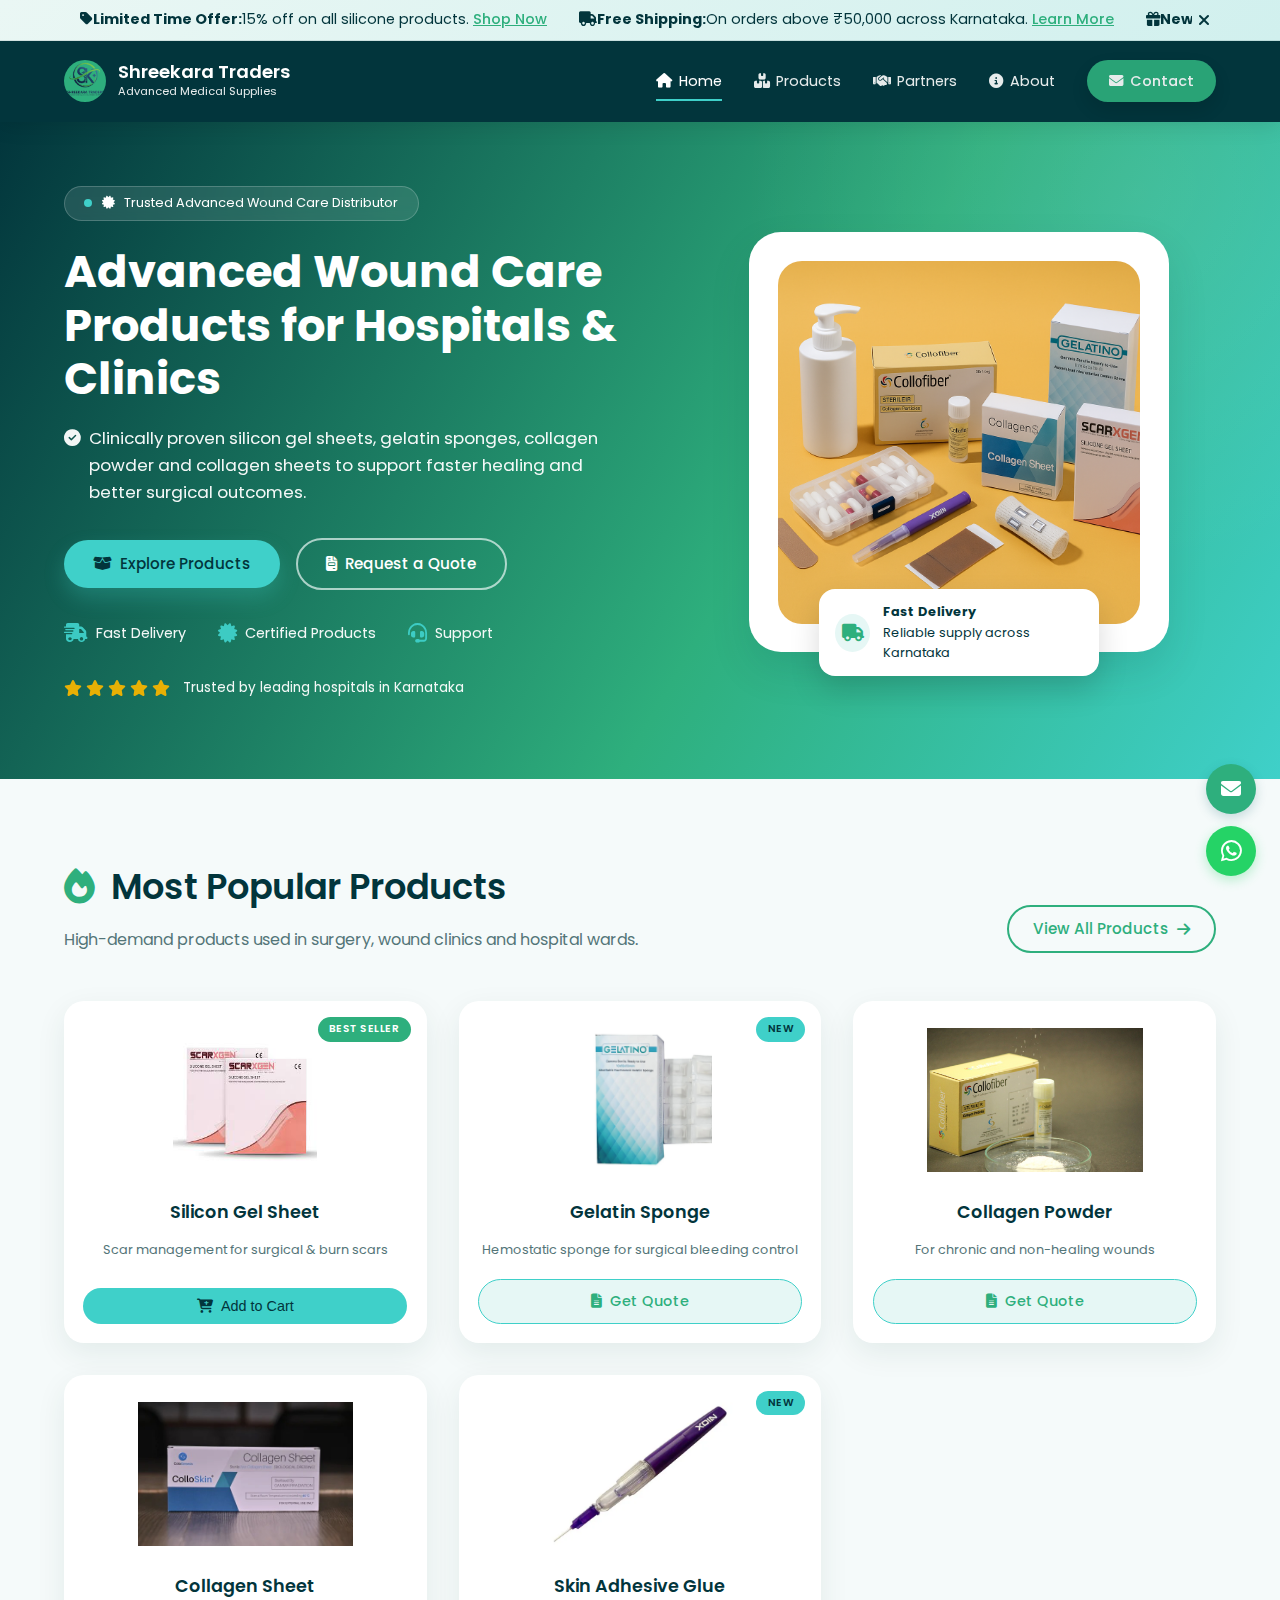
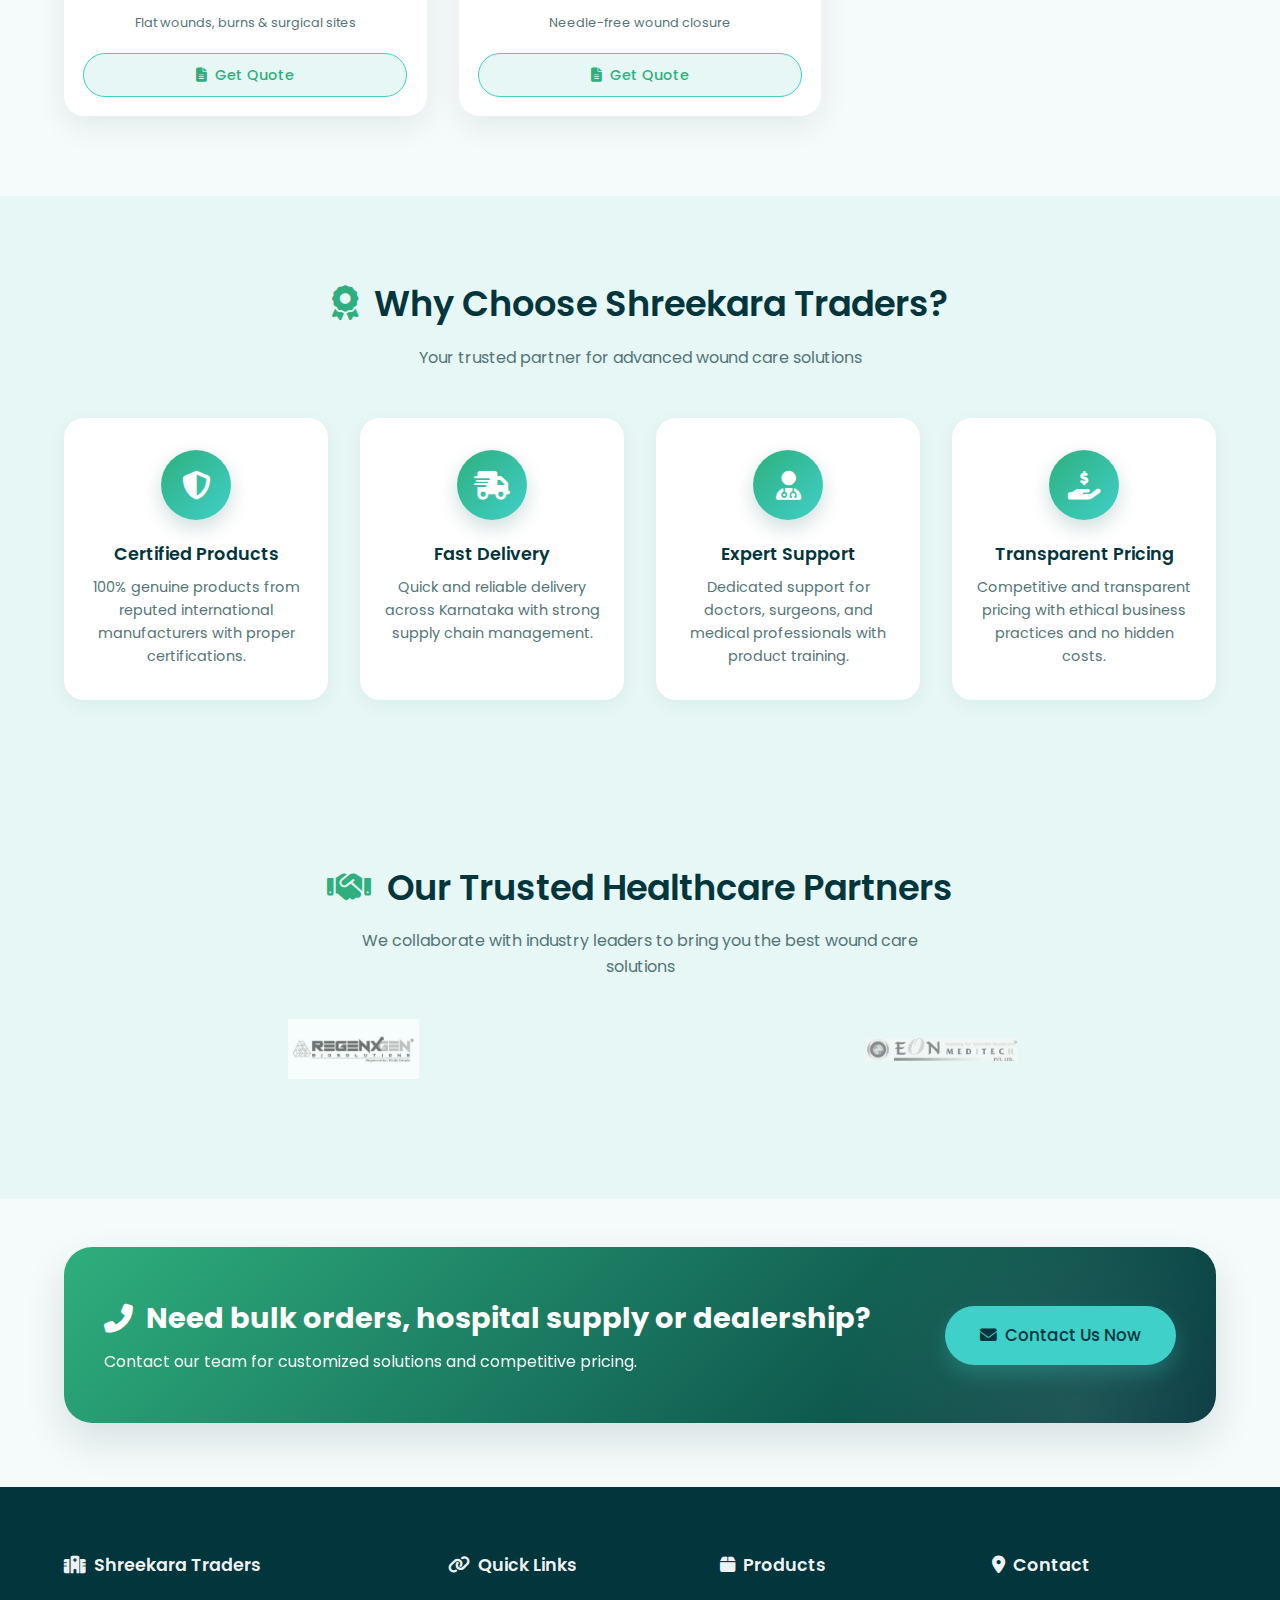
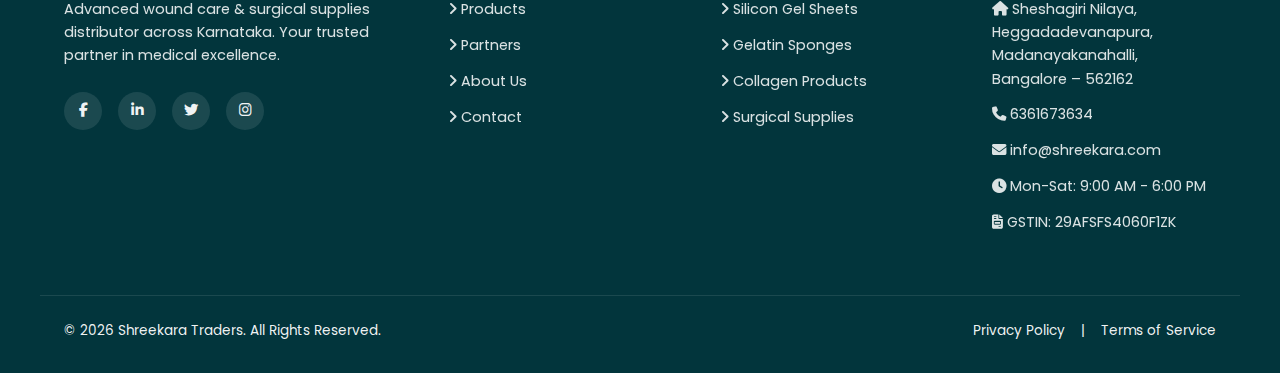
<file: index.html>
<!DOCTYPE html>
<html lang="en">
<head>
  <meta charset="UTF-8" />
  <meta name="viewport" content="width=device-width, initial-scale=1.0" />
  <meta http-equiv="X-UA-Compatible" content="IE=edge" />
  
  <title>Shreekara Traders | Premium Wound Care & Surgical Supplies Distributor in Karnataka</title>
  <meta name="title" content="Shreekara Traders | Premium Wound Care & Surgical Supplies Distributor in Karnataka" />
  <meta name="description" content="Leading distributor of advanced wound care products in Karnataka. We supply silicon gel sheets, gelatin sponges, collagen powder & sheets to hospitals and clinics. Fast delivery across Bangalore & Karnataka. Contact: 6361673634" />
  <meta name="keywords" content="wound care products Karnataka, silicon gel sheet Bangalore, gelatin sponge supplier, collagen powder medical, surgical supplies Karnataka, Shreekara Traders, medical distributor Bangalore, hemostatic products, scar management products, chronic wound care, Regenxgen distributor, EON Meditech supplier, Cologenesis products" />
  <meta name="robots" content="index, follow" />
  <meta name="language" content="English" />
  <meta name="revisit-after" content="7 days" />
  <meta name="author" content="Shreekara Traders" />
  
  <meta name="geo.region" content="IN-KA" />
  <meta name="geo.placename" content="Bangalore" />
  <meta name="geo.position" content="12.9716;77.5946" />
  <meta name="ICBM" content="12.9716, 77.5946" />
  
  <meta property="og:type" content="website" />
  <meta property="og:url" content="https://shreekaratraders.com/" />
  <meta property="og:title" content="Shreekara Traders | Advanced Wound Care Distributor Karnataka" />
  <meta property="og:description" content="Trusted supplier of advanced wound care and surgical products for hospitals and clinics across Karnataka. Silicon gel sheets, collagen products, gelatin sponges & more." />
  <meta property="og:image" content="https://shreekaratraders.com/assets/images/hero-medical-supplies.jpg" />
  <meta property="og:image:width" content="1200" />
  <meta property="og:image:height" content="630" />
  <meta property="og:site_name" content="Shreekara Traders" />
  <meta property="og:locale" content="en_IN" />
  
  <meta name="twitter:card" content="summary_large_image" />
  <meta name="twitter:url" content="https://shreekaratraders.com/" />
  <meta name="twitter:title" content="Shreekara Traders | Medical Supplies Karnataka" />
  <meta name="twitter:description" content="Leading distributor of advanced wound care and surgical products in Karnataka. Fast delivery, genuine products, excellent service." />
  <meta name="twitter:image" content="https://shreekaratraders.com/assets/images/hero-medical-supplies.jpg" />
  
  <link rel="canonical" href="https://shreekaratraders.com/" />
  
  <link rel="icon" type="image/svg+xml" href="assets/images/favicon.svg" />
  <link rel="icon" type="image/png" sizes="16x16" href="assets/images/favicon-16x16.png" />
  <link rel="icon" type="image/png" sizes="32x32" href="assets/images/favicon-32x32.png" />
  <link rel="icon" type="image/png" sizes="96x96" href="assets/images/favicon-96x96.png" />
  <link rel="shortcut icon" href="assets/images/favicon.ico" />
  
  <script type="application/ld+json">
  {
    "@context": "https://schema.org",
    "@type": "MedicalBusiness",
    "name": "Shreekara Traders",
    "image": "https://shreekaratraders.com/assets/images/shreekara-logo.png",
    "logo": "https://shreekaratraders.com/assets/images/shreekara-logo.png",
    "url": "https://shreekaratraders.com/",
    "telephone": "+91-6361673634",
    "email": "info@shreekaratraders.com",
    "address": {
      "@type": "PostalAddress",
      "streetAddress": "Sheshagiri Nilaya, Heggadadevanapura, Madanayakanahalli",
      "addressLocality": "Bangalore",
      "addressRegion": "Karnataka",
      "postalCode": "562162",
      "addressCountry": "IN"
    },
    "geo": {
      "@type": "GeoCoordinates",
      "latitude": "12.9716",
      "longitude": "77.5946"
    },
    "areaServed": {
      "@type": "State",
      "name": "Karnataka"
    },
    "priceRange": "$$",
    "openingHoursSpecification": {
      "@type": "OpeningHoursSpecification",
      "dayOfWeek": ["Monday", "Tuesday", "Wednesday", "Thursday", "Friday", "Saturday"],
      "opens": "09:00",
      "closes": "18:00"
    },
    "sameAs": []
  }
  </script>
  
  <script type="application/ld+json">
  {
    "@context": "https://schema.org",
    "@type": "Organization",
    "name": "Shreekara Traders",
    "alternateName": "Shreekara Medical Supplies",
    "url": "https://shreekaratraders.com",
    "logo": "https://shreekaratraders.com/assets/images/shreekara-logo.png",
    "contactPoint": {
      "@type": "ContactPoint",
      "telephone": "+91-6361673634",
      "contactType": "sales",
      "areaServed": "IN",
      "availableLanguage": ["English", "Hindi", "Kannada"]
    }
  }
  </script>
  
  <link rel="stylesheet" href="https://cdnjs.cloudflare.com/ajax/libs/font-awesome/6.4.0/css/all.min.css" />
  <link rel="stylesheet" href="assets/styles.css" />
</head>

<body id="top">

<!-- Announcement Bar -->
<div class="announcement-bar" id="announcementBar">
  <div class="container">
    <div class="announcement-content">
      <div class="announcement-slider">
        <div class="announcement-track">
          <!-- Original items -->
          <div class="announcement-item">
            <i class="fas fa-tag"></i> <strong>Limited Time Offer:</strong> 15% off on all silicone products. <a href="products.html#silicon-gel">Shop Now</a>
          </div>
          <div class="announcement-item">
            <i class="fas fa-truck"></i> <strong>Free Shipping:</strong> On orders above ₹50,000 across Karnataka. <a href="products.html">Learn More</a>
          </div>
          <div class="announcement-item">
            <i class="fas fa-gift"></i> <strong>New Arrivals:</strong> Check out our latest collagen innovations. <a href="products.html#collagen">View Products</a>
          </div>
          <!-- Duplicated items for seamless looping -->
          <div class="announcement-item">
            <i class="fas fa-tag"></i> <strong>Limited Time Offer:</strong> 15% off on all silicone products. <a href="products.html#silicon-gel">Shop Now</a>
          </div>
          <div class="announcement-item">
            <i class="fas fa-truck"></i> <strong>Free Shipping:</strong> On orders above ₹50,000 across Karnataka. <a href="products.html">Learn More</a>
          </div>
          <div class="announcement-item">
            <i class="fas fa-gift"></i> <strong>New Arrivals:</strong> Check out our latest collagen innovations. <a href="products.html#collagen">View Products</a>
          </div>
        </div>
      </div>
      <button class="announcement-close" id="closeAnnouncement" aria-label="Close announcement">
        <i class="fas fa-times"></i>
      </button>
    </div>
  </div>
</div>

<header class="header">
  <div class="container">
    <div class="logo">
      <div class="logo-mark">
        <img src="assets/images/shreekara-logo.png" alt="Shreekara Traders Logo" />
      </div>
      <div>
        <div class="logo-text-main">Shreekara Traders</div>
        <div class="logo-text-sub">Advanced Medical Supplies</div>
      </div>
    </div>

    <button class="nav-toggle" onclick="toggleNav()" aria-label="Toggle navigation">
      <i class="fas fa-bars"></i>
    </button>

    <nav class="nav">
      <a href="index.html" class="active"><i class="fas fa-home"></i> Home</a>
      <a href="products.html"><i class="fas fa-boxes"></i> Products</a>
      <a href="clients.html"><i class="fas fa-handshake"></i> Partners</a>
      <a href="about.html"><i class="fas fa-info-circle"></i> About</a>
      <a href="contact.html" class="nav-cta"><i class="fas fa-envelope"></i> Contact</a>
      <a href="#" class="cart-link" id="cart-link">
        <i class="fas fa-shopping-cart"></i> <span id="cart-count">0</span>
      </a>
    </nav>
  </div>
</header>

<section class="hero">
  <div class="container hero-inner">
    
    <div class="hero-left">
      <div class="hero-pill">
        <div class="hero-pill-dot"></div>
        <i class="fas fa-certificate"></i> Trusted Advanced Wound Care Distributor
      </div>

      <h1 class="hero-title">
        Advanced Wound Care Products for Hospitals & Clinics
      </h1>

      <p class="hero-subtitle">
        <i class="fas fa-check-circle"></i>
        Clinically proven silicon gel sheets, gelatin sponges, collagen powder and collagen sheets to support faster healing and better surgical outcomes.
      </p>

      <div class="hero-cta-group">
        <a href="products.html" class="btn btn-primary">
          <i class="fas fa-box-open"></i> Explore Products
        </a>
        <a href="contact.html" class="btn btn-outline">
          <i class="fas fa-file-invoice"></i> Request a Quote
        </a>
      </div>

      <div class="hero-features">
        <div class="hero-feature-item">
          <i class="fas fa-shipping-fast"></i>
          <span>Fast Delivery</span>
        </div>
        <div class="hero-feature-item">
          <i class="fas fa-certificate"></i>
          <span>Certified Products</span>
        </div>
        <div class="hero-feature-item">
          <i class="fas fa-headset"></i>
          <span>Support</span>
        </div>
      </div>

      <div class="hero-rating">
        <div class="hero-stars">
          <i class="fas fa-star"></i><i class="fas fa-star"></i><i class="fas fa-star"></i><i class="fas fa-star"></i><i class="fas fa-star"></i>
        </div>
        Trusted by leading hospitals in Karnataka
      </div>
    </div>

    <div class="hero-right">
      <div class="hero-card hero-card-float">
        <div class="hero-image hero-image-photo">
          <img src="assets/images/hero-medical-supplies.png" alt="Medical supplies and wound care products" />
        </div>
      </div>
      <div class="hero-badge">
        <div class="hero-badge-icon">
          <i class="fas fa-truck"></i>
        </div>
        <div>
          <strong>Fast Delivery</strong><br />
          Reliable supply across Karnataka
        </div>
      </div>
    </div>

  </div>
</section>

<section class="section">
  <div class="container">
    <div class="section-header">
      <div>
        <h2 class="section-title"><i class="fas fa-fire"></i> Most Popular Products</h2>
        <p class="section-subtitle">
          High-demand products used in surgery, wound clinics and hospital wards.
        </p>
      </div>
      <a href="products.html" class="btn btn-outline-dark">
        View All Products <i class="fas fa-arrow-right"></i>
      </a>
    </div>

    <div class="cards-grid">

      <div class="card compact-product-card" onclick="window.location.href='product.html?id=silicon-gel-sheet'">
        <div class="product-badge">Best Seller</div>
        <img src="assets/images/silicon-gel-sheet.png" alt="Silicon Gel Sheet" class="compact-product-image" />
        <h4 class="compact-product-title">Silicon Gel Sheet</h4>
        <p class="compact-product-description">Scar management for surgical & burn scars</p>
        <button
          class="compact-add-to-cart add-to-cart"
          data-product-handle="silicon-gel-sheet">
          <i class="fas fa-cart-plus"></i> Add to Cart
        </button>
      </div>

      <div class="card compact-product-card" onclick="window.location.href='product.html?id=gelatin-sponge'">
        <div class="product-badge product-badge-new">New</div>
        <img src="assets/images/gelatin-sponge.png" alt="Gelatin Sponge" class="compact-product-image" />
        <h4 class="compact-product-title">Gelatin Sponge</h4>
        <p class="compact-product-description">Hemostatic sponge for surgical bleeding control</p>
        <a href="contact.html?product=gelatin-sponge" class="get-quote-btn">
          <i class="fas fa-file-alt"></i> Get Quote
        </a>
      </div>

      <div class="card compact-product-card" onclick="window.location.href='product.html?id=collagen-powder'">
        <img src="assets/images/collagen-powder.png" alt="Collagen Powder" class="compact-product-image" />
        <h4 class="compact-product-title">Collagen Powder</h4>
        <p class="compact-product-description">For chronic and non-healing wounds</p>
        <a href="contact.html?product=collagen-powder" class="get-quote-btn">
          <i class="fas fa-file-alt"></i> Get Quote
        </a>
      </div>

      <div class="card compact-product-card" onclick="window.location.href='product.html?id=collagen-sheet'">
        <img src="assets/images/collagen-sheet.png" alt="Collagen Sheet" class="compact-product-image" />
        <h4 class="compact-product-title">Collagen Sheet</h4>
        <p class="compact-product-description">Flat wounds, burns & surgical sites</p>
        <a href="contact.html?product=collagen-sheet" class="get-quote-btn">
          <i class="fas fa-file-alt"></i> Get Quote
        </a>
      </div>

      <div class="card compact-product-card" onclick="window.location.href='product.html?id=skin-adhesive-glue'">
        <div class="product-badge product-badge-new">New</div>
        <img src="assets/images/skin-adhesive-glue.png" alt="Skin Adhesive Glue" class="compact-product-image" />
        <h4 class="compact-product-title">Skin Adhesive Glue</h4>
        <p class="compact-product-description">Needle-free wound closure</p>
        <a href="contact.html?product=skin-adhesive-glue" class="get-quote-btn">
          <i class="fas fa-file-alt"></i> Get Quote
        </a>
      </div>

    </div>
  </div>
</section>

<section class="section section--alt">
  <div class="container">
    <h2 class="section-title text-center"><i class="fas fa-award"></i> Why Choose Shreekara Traders?</h2>
    <p class="section-subtitle text-center">Your trusted partner for advanced wound care solutions</p>

    <div class="feature-grid">
      <div class="feature-card">
        <div class="feature-icon">
          <i class="fas fa-shield-alt"></i>
        </div>
        <h4 class="feature-title">Certified Products</h4>
        <p class="feature-text">100% genuine products from reputed international manufacturers with proper certifications.</p>
      </div>

      <div class="feature-card">
        <div class="feature-icon">
          <i class="fas fa-truck-fast"></i>
        </div>
        <h4 class="feature-title">Fast Delivery</h4>
        <p class="feature-text">Quick and reliable delivery across Karnataka with strong supply chain management.</p>
      </div>

      <div class="feature-card">
        <div class="feature-icon">
          <i class="fas fa-user-md"></i>
        </div>
        <h4 class="feature-title">Expert Support</h4>
        <p class="feature-text">Dedicated support for doctors, surgeons, and medical professionals with product training.</p>
      </div>

      <div class="feature-card">
        <div class="feature-icon">
          <i class="fas fa-hand-holding-usd"></i>
        </div>
        <h4 class="feature-title">Transparent Pricing</h4>
        <p class="feature-text">Competitive and transparent pricing with ethical business practices and no hidden costs.</p>
      </div>
    </div>
  </div>
</section>

<section class="section section--alt">
  <div class="container">
    <h2 class="section-title text-center"><i class="fas fa-handshake"></i> Our Trusted Healthcare Partners</h2>
    <p class="section-subtitle text-center">We collaborate with industry leaders to bring you the best wound care solutions</p>
    
    <div class="logo-slider-container">
      <div class="logo-slider">
        <div class="logo-slide">
          <img src="assets/images/regenxgen-logo.png" alt="Regenxgen" class="partner-logo-img" />
          <img src="assets/images/eon-meditech-logo.png" alt="EON Meditech" class="partner-logo-img" />
        </div>
        <div class="logo-slide">
          <img src="assets/images/cologenesis-logo.png" alt="Cologenesis" class="partner-logo-img" />
          <img src="assets/images/reevax-logo.png" alt="REEVAX" class="partner-logo-img" />
        </div>
        <div class="logo-slide">
          <img src="assets/images/eucare-logo.png" alt="EUCARE" class="partner-logo-img" />
          <img src="assets/images/regenxgen-logo.png" alt="Regenxgen" class="partner-logo-img" />
        </div>
        <div class="logo-slide">
          <img src="assets/images/eon-meditech-logo.png" alt="EON Meditech" class="partner-logo-img" />
          <img src="assets/images/cologenesis-logo.png" alt="Cologenesis" class="partner-logo-img" />
        </div>
        <div class="logo-slide">
          <img src="assets/images/reevax-logo.png" alt="REEVAX" class="partner-logo-img" />
          <img src="assets/images/eucare-logo.png" alt="EUCARE" class="partner-logo-img" />
        </div>
        <div class="logo-slide">
          <img src="assets/images/regenxgen-logo.png" alt="Regenxgen" class="partner-logo-img" />
          <img src="assets/images/eon-meditech-logo.png" alt="EON Meditech" class="partner-logo-img" />
        </div>
      </div>
    </div>
  </div>
</section>

<div class="container">
  <div class="cta-band">
    <div class="cta-content">
      <h2><i class="fas fa-phone-alt"></i> Need bulk orders, hospital supply or dealership?</h2>
      <p>Contact our team for customized solutions and competitive pricing.</p>
    </div>
    <a href="contact.html" class="btn btn-primary btn-lg">
      <i class="fas fa-envelope"></i> Contact Us Now
    </a>
  </div>
</div>

<footer class="footer">
  <div class="container footer-top">
    <div>
      <h4 class="footer-heading">
        <i class="fas fa-hospital"></i> Shreekara Traders
      </h4>
      <p>Advanced wound care & surgical supplies distributor across Karnataka. Your trusted partner in medical excellence.</p>
      <div class="footer-social">
        <a href="#" aria-label="Facebook"><i class="fab fa-facebook-f"></i></a>
        <a href="#" aria-label="LinkedIn"><i class="fab fa-linkedin-in"></i></a>
        <a href="#" aria-label="Twitter"><i class="fab fa-twitter"></i></a>
        <a href="#" aria-label="Instagram"><i class="fab fa-instagram"></i></a>
      </div>
    </div>

    <div>
      <h4 class="footer-heading"><i class="fas fa-link"></i> Quick Links</h4>
      <p><a href="products.html"><i class="fas fa-angle-right"></i> Products</a></p>
      <p><a href="clients.html"><i class="fas fa-angle-right"></i> Partners</a></p>
      <p><a href="about.html"><i class="fas fa-angle-right"></i> About Us</a></p>
      <p><a href="contact.html"><i class="fas fa-angle-right"></i> Contact</a></p>
    </div>

    <div>
      <h4 class="footer-heading"><i class="fas fa-box"></i> Products</h4>
      <p><a href="products.html#silicon-gel"><i class="fas fa-angle-right"></i> Silicon Gel Sheets</a></p>
      <p><a href="products.html#gelatin"><i class="fas fa-angle-right"></i> Gelatin Sponges</a></p>
      <p><a href="products.html#collagen"><i class="fas fa-angle-right"></i> Collagen Products</a></p>
      <p><a href="products.html#surgical"><i class="fas fa-angle-right"></i> Surgical Supplies</a></p>
    </div>

    <div>
      <h4 class="footer-heading"><i class="fas fa-map-marker-alt"></i> Contact</h4>
      <p><i class="fas fa-home"></i> Sheshagiri Nilaya, Heggadadevanapura,<br/>Madanayakanahalli, Bangalore – 562162</p>
      <p><i class="fas fa-phone"></i> <a href="tel:+916361673634">6361673634</a></p>
      <p><i class="fas fa-envelope"></i> <a href="mailto:info@shreekara.com">info@shreekara.com</a></p>
      <p><i class="fas fa-clock"></i> Mon-Sat: 9:00 AM - 6:00 PM</p>
      <p><i class="fas fa-file-invoice"></i> GSTIN: 29AFSFS4060F1ZK</p>
    </div>
  </div>

  <div class="container footer-bottom">
    <span>© 2024 Shreekara Traders. All Rights Reserved.</span>
    <div class="footer-links">
      <a href="privacy-policy.html">Privacy Policy</a>
      <span>|</span>
      <a href="terms-of-service.html">Terms of Service</a>
    </div>
  </div>
</footer>

<div id="productModal" class="product-modal">
  <div class="product-modal-overlay" data-modal-close></div>
  <div class="product-modal-content">
    <button class="product-modal-close" data-modal-close>&times;</button>
    <div class="product-modal-body">
      </div>
  </div>
</div>

<!-- Floating Action Buttons -->
<div class="floating-buttons">
  <a href="contact.html" class="floating-contact-btn" aria-label="Contact Us">
    <i class="fas fa-envelope"></i>
  </a>
  <a href="https://wa.me/916361673634?text=Hello%20I%20would%20like%20to%20enquire%20about%20your%20medical%20products" 
     class="floating-whatsapp-btn" 
     aria-label="Chat on WhatsApp" 
     target="_blank" 
     rel="noopener noreferrer">
    <i class="fab fa-whatsapp"></i>
  </a>
</div><script src="scripts/main.js"></script>
<script src="scripts/products.js"></script>

</body>
</html>
</file>
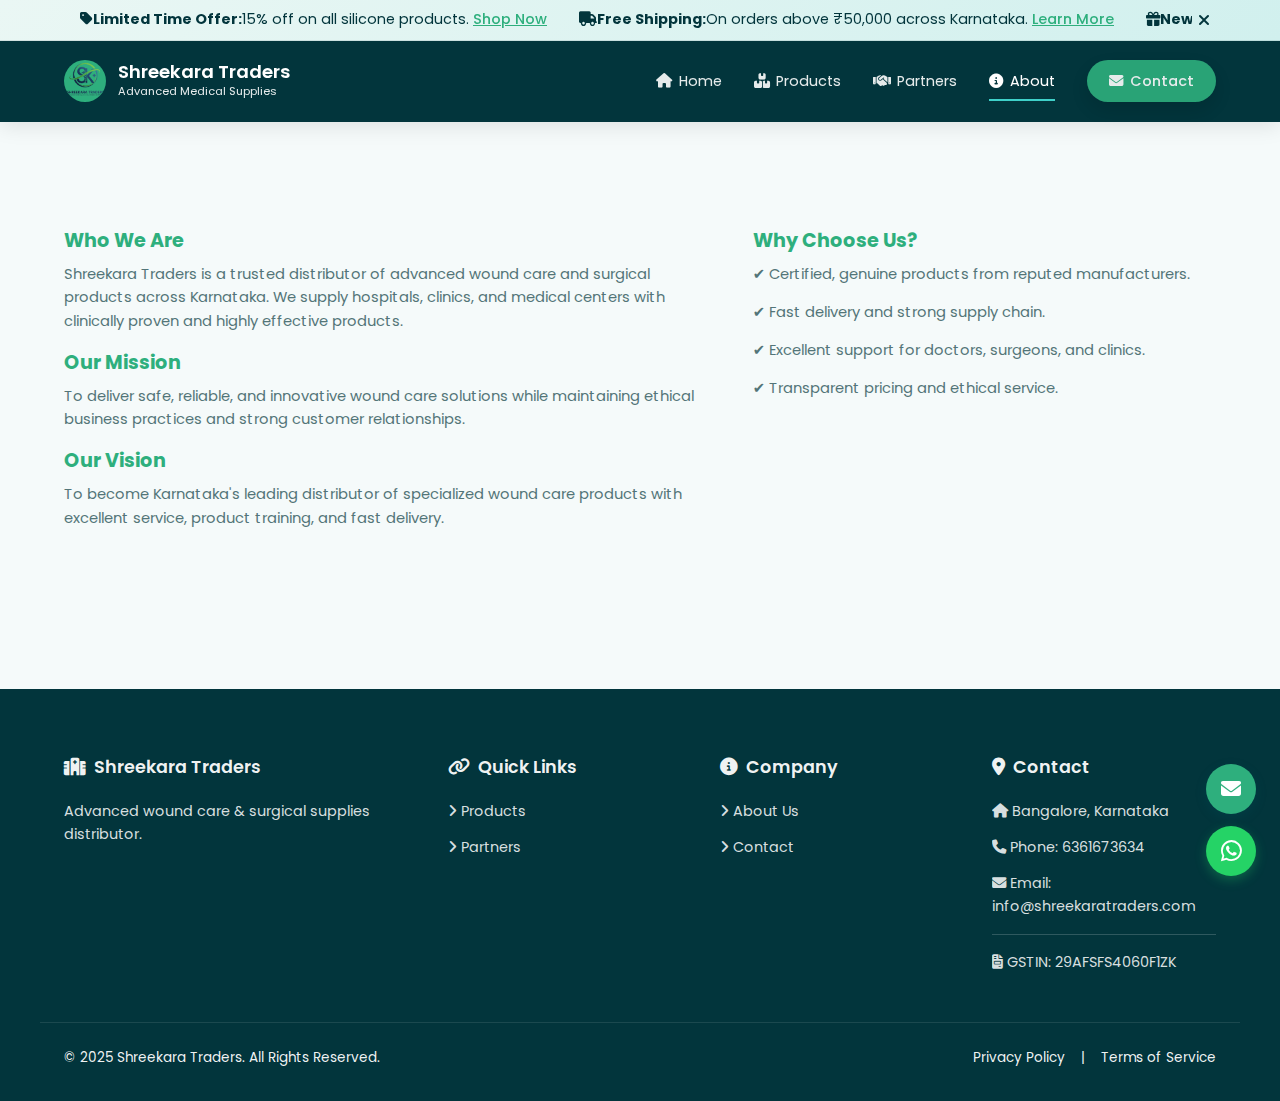
<file: about.html>
<!DOCTYPE html>
<html lang="en">
<head>
    <meta charset="UTF-8" />
    <meta name="viewport" content="width=device-width, initial-scale=1.0" />
    <title>About Us - Shreekara Traders</title>
    <link rel="stylesheet" href="https://cdnjs.cloudflare.com/ajax/libs/font-awesome/6.4.0/css/all.min.css" />
    <link rel="stylesheet" href="assets/styles.css" />
    
    <!-- Favicons -->
    <link rel="icon" type="image/svg+xml" href="assets/images/favicon.svg" />
    <link rel="icon" type="image/png" sizes="16x16" href="assets/images/favicon-16x16.png" />
    <link rel="icon" type="image/png" sizes="32x32" href="assets/images/favicon-32x32.png" />
    <link rel="icon" type="image/png" sizes="96x96" href="assets/images/favicon-96x96.png" />
    <link rel="shortcut icon" href="assets/images/favicon.ico" />
</head>
<body class="about-page">

<!-- Announcement Bar -->
<div class="announcement-bar" id="announcementBar">
  <div class="container">
    <div class="announcement-content">
      <div class="announcement-slider">
        <div class="announcement-track">
          <!-- Original items -->
          <div class="announcement-item">
            <i class="fas fa-tag"></i> <strong>Limited Time Offer:</strong> 15% off on all silicone products. <a href="products.html#silicon-gel">Shop Now</a>
          </div>
          <div class="announcement-item">
            <i class="fas fa-truck"></i> <strong>Free Shipping:</strong> On orders above ₹50,000 across Karnataka. <a href="products.html">Learn More</a>
          </div>
          <div class="announcement-item">
            <i class="fas fa-gift"></i> <strong>New Arrivals:</strong> Check out our latest collagen innovations. <a href="products.html#collagen">View Products</a>
          </div>
          <!-- Duplicated items for seamless looping -->
          <div class="announcement-item">
            <i class="fas fa-tag"></i> <strong>Limited Time Offer:</strong> 15% off on all silicone products. <a href="products.html#silicon-gel">Shop Now</a>
          </div>
          <div class="announcement-item">
            <i class="fas fa-truck"></i> <strong>Free Shipping:</strong> On orders above ₹50,000 across Karnataka. <a href="products.html">Learn More</a>
          </div>
          <div class="announcement-item">
            <i class="fas fa-gift"></i> <strong>New Arrivals:</strong> Check out our latest collagen innovations. <a href="products.html#collagen">View Products</a>
          </div>
        </div>
      </div>
      <button class="announcement-close" id="closeAnnouncement" aria-label="Close announcement">
        <i class="fas fa-times"></i>
      </button>
    </div>
  </div>
</div>

<header class="header">
  <div class="container">
    <div class="logo">
      <div class="logo-mark">
        <img src="assets/images/shreekara-logo.png" alt="Shreekara Traders Logo" />
      </div>
      <div>
        <div class="logo-text-main">Shreekara Traders</div>
        <div class="logo-text-sub">Advanced Medical Supplies</div>
      </div>
    </div>

    <button class="nav-toggle" onclick="toggleNav()" aria-label="Toggle navigation">
      <i class="fas fa-bars"></i>
    </button>

    <nav class="nav">
      <a href="index.html"><i class="fas fa-home"></i> Home</a>
      <a href="products.html"><i class="fas fa-boxes"></i> Products</a>
      <a href="clients.html"><i class="fas fa-handshake"></i> Partners</a>
      <a href="about.html" class="active"><i class="fas fa-info-circle"></i> About</a>
      <a href="contact.html" class="nav-cta"><i class="fas fa-envelope"></i> Contact</a>
      <a href="#" class="cart-link" id="cart-link">
        <i class="fas fa-shopping-cart"></i> <span id="cart-count">0</span>
      </a>
    </nav>
  </div>
</header>

<section class="section">
  <div class="container page-layout-two">

    <div class="text-block">
      <h3>Who We Are</h3>
      <p>
        Shreekara Traders is a trusted distributor of advanced wound care and surgical products across Karnataka. 
        We supply hospitals, clinics, and medical centers with clinically proven and highly effective products.
      </p>

      <h3>Our Mission</h3>
      <p>
        To deliver safe, reliable, and innovative wound care solutions while maintaining ethical business practices 
        and strong customer relationships.
      </p>

      <h3>Our Vision</h3>
      <p>
        To become Karnataka's leading distributor of specialized wound care products with excellent service, 
        product training, and fast delivery.
      </p>
    </div>

    <div class="text-block">
      <h3>Why Choose Us?</h3>
      <p>✔ Certified, genuine products from reputed manufacturers.</p>
      <p>✔ Fast delivery and strong supply chain.</p>
      <p>✔ Excellent support for doctors, surgeons, and clinics.</p>
      <p>✔ Transparent pricing and ethical service.</p>
    </div>

  </div>
</section>

<footer class="footer">
  <div class="container footer-top">
    <div>
      <h4 class="footer-heading"><i class="fas fa-hospital"></i> Shreekara Traders</h4>
      <p>Advanced wound care & surgical supplies distributor.</p>
    </div>

    <div>
      <h4 class="footer-heading"><i class="fas fa-link"></i> Quick Links</h4>
      <p><a href="products.html"><i class="fas fa-angle-right"></i> Products</a></p>
      <p><a href="clients.html"><i class="fas fa-angle-right"></i> Partners</a></p>
    </div>

    <div>
      <h4 class="footer-heading"><i class="fas fa-info-circle"></i> Company</h4>
      <p><a href="about.html"><i class="fas fa-angle-right"></i> About Us</a></p>
      <p><a href="contact.html"><i class="fas fa-angle-right"></i> Contact</a></p>
    </div>

    <div>
      <h4 class="footer-heading"><i class="fas fa-map-marker-alt"></i> Contact</h4>
      <p><i class="fas fa-home"></i> Bangalore, Karnataka</p>
      <p><i class="fas fa-phone"></i> Phone: 6361673634</p>
      <p><i class="fas fa-envelope"></i> Email: info@shreekaratraders.com</p>
      <p class="gst-info"><i class="fas fa-file-invoice"></i> GSTIN: 29AFSFS4060F1ZK</p>
    </div>
  </div>

  <div class="container footer-bottom">
    <span>© 2025 Shreekara Traders. All Rights Reserved.</span>
    <div class="footer-links">
      <a href="privacy-policy.html">Privacy Policy</a>
      <span>|</span>
      <a href="terms-of-service.html">Terms of Service</a>
    </div>
  </div>
</footer>

<!-- Floating Action Buttons -->
<div class="floating-buttons">
  <a href="contact.html" class="floating-contact-btn" aria-label="Contact Us">
    <i class="fas fa-envelope"></i>
    
  </a>
  <a href="https://wa.me/916361673634?text=Hello%20I%20would%20like%20to%20enquire%20about%20your%20medical%20products" 
     class="floating-whatsapp-btn" 
     aria-label="Chat on WhatsApp" 
     target="_blank" 
     rel="noopener noreferrer">
    <i class="fab fa-whatsapp"></i>
  </a>
</div>

<script src="scripts/main.js"></script>
</body>
</html>
</file>
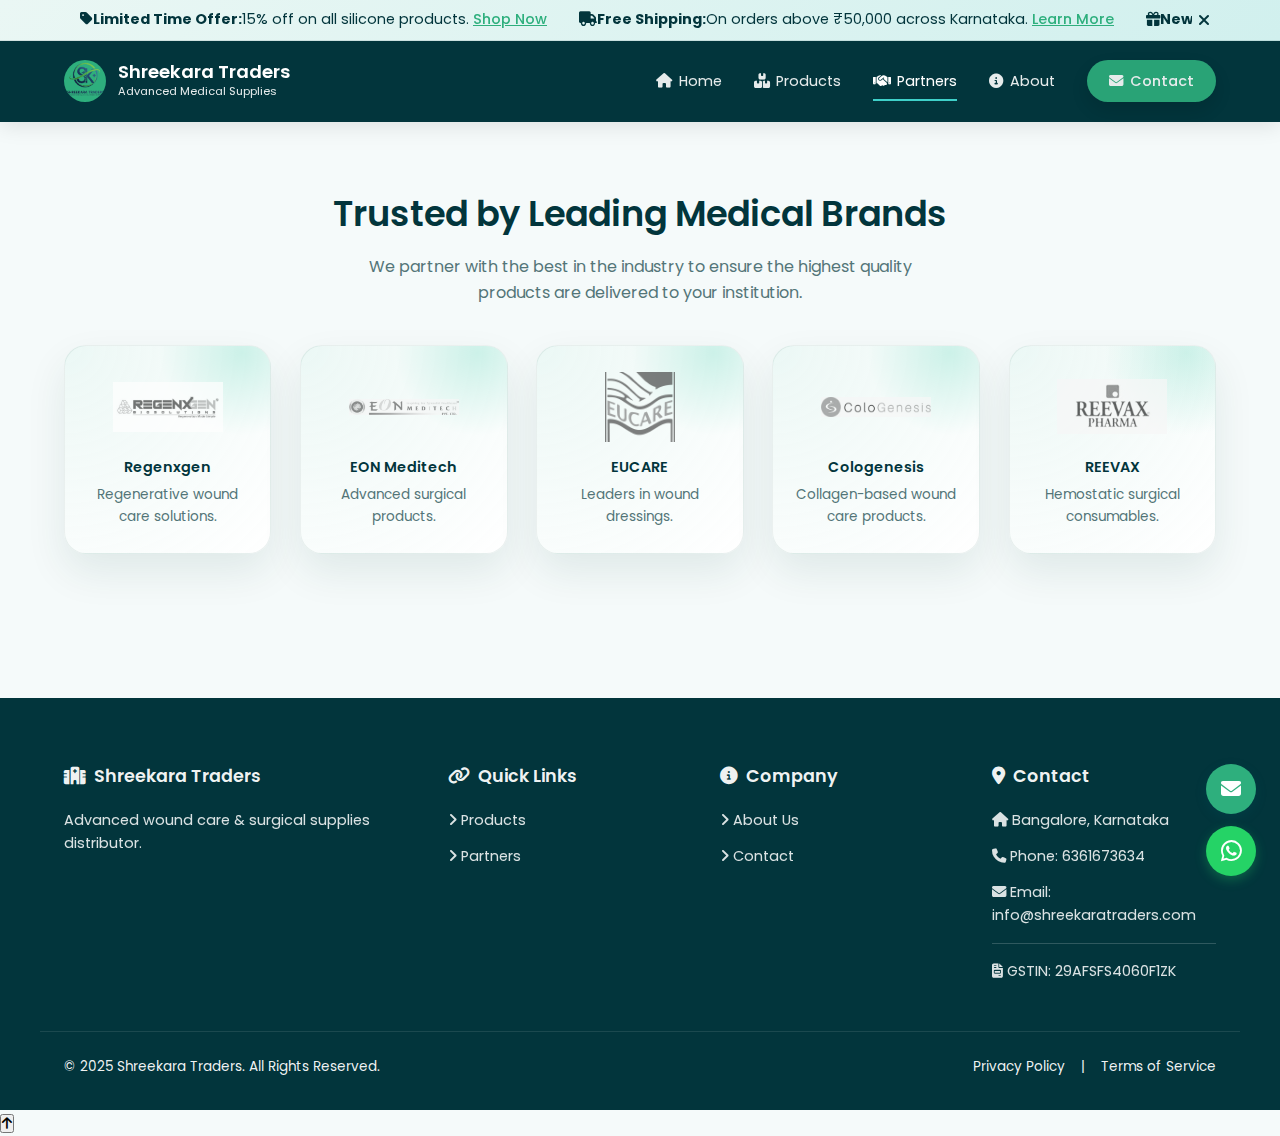
<file: clients.html>
<!DOCTYPE html>
<html lang="en">
<head>
  <meta charset="UTF-8" />
  <meta name="viewport" content="width=device-width, initial-scale=1.0" />
  
  <title>Our Medical Partners | Shreekara Traders – Regenxgen, EON Meditech, EUCARE & More</title>

  <meta name="description" content="Shreekara Traders partners with leading medical manufacturers like Regenxgen, EON Meditech, EUCARE, Cologenesis and REEVAX to supply advanced wound care and surgical products across Karnataka." />
  <meta name="keywords" content="Shreekara Traders partners, Regenxgen distributor, EON Meditech dealer, EUCARE wound dressings, Cologenesis collagen, REEVAX hemostatic products, medical distributors Bangalore" />

  <meta property="og:title" content="Our Medical Partners | Shreekara Traders" />
  <meta property="og:description" content="Trusted distributor for Regenxgen, EON Meditech, EUCARE, Cologenesis and REEVAX in Karnataka." />
  <meta property="og:type" content="website" />
  <meta property="og:url" content="https://shreekaratraders.com/clients.html" />
  <meta property="og:image" content="https://shreekaratraders.com/assets/images/shreekara-logo.png" />

  <link rel="stylesheet" href="https://cdnjs.cloudflare.com/ajax/libs/font-awesome/6.4.0/css/all.min.css" />
  <link rel="stylesheet" href="assets/styles.css" />
  
  <!-- Favicons -->
  <link rel="icon" type="image/svg+xml" href="assets/images/favicon.svg" />
  <link rel="icon" type="image/png" sizes="16x16" href="assets/images/favicon-16x16.png" />
  <link rel="icon" type="image/png" sizes="32x32" href="assets/images/favicon-32x32.png" />
  <link rel="icon" type="image/png" sizes="96x96" href="assets/images/favicon-96x96.png" />
  <link rel="shortcut icon" href="assets/images/favicon.ico" />
</head>
<body class="clients-page">

<!-- Announcement Bar -->
<div class="announcement-bar" id="announcementBar">
  <div class="container">
    <div class="announcement-content">
      <div class="announcement-slider">
        <div class="announcement-track">
          <!-- Original items -->
          <div class="announcement-item">
            <i class="fas fa-tag"></i> <strong>Limited Time Offer:</strong> 15% off on all silicone products. <a href="products.html#silicon-gel">Shop Now</a>
          </div>
          <div class="announcement-item">
            <i class="fas fa-truck"></i> <strong>Free Shipping:</strong> On orders above ₹50,000 across Karnataka. <a href="products.html">Learn More</a>
          </div>
          <div class="announcement-item">
            <i class="fas fa-gift"></i> <strong>New Arrivals:</strong> Check out our latest collagen innovations. <a href="products.html#collagen">View Products</a>
          </div>
          <!-- Duplicated items for seamless looping -->
          <div class="announcement-item">
            <i class="fas fa-tag"></i> <strong>Limited Time Offer:</strong> 15% off on all silicone products. <a href="products.html#silicon-gel">Shop Now</a>
          </div>
          <div class="announcement-item">
            <i class="fas fa-truck"></i> <strong>Free Shipping:</strong> On orders above ₹50,000 across Karnataka. <a href="products.html">Learn More</a>
          </div>
          <div class="announcement-item">
            <i class="fas fa-gift"></i> <strong>New Arrivals:</strong> Check out our latest collagen innovations. <a href="products.html#collagen">View Products</a>
          </div>
        </div>
      </div>
      <button class="announcement-close" id="closeAnnouncement" aria-label="Close announcement">
        <i class="fas fa-times"></i>
      </button>
    </div>
  </div>
</div>

<header class="header">
  <div class="container">
    <div class="logo">
      <div class="logo-mark">
        <img src="assets/images/shreekara-logo.png" alt="Shreekara Traders Logo" />
      </div>
      <div>
        <div class="logo-text-main">Shreekara Traders</div>
        <div class="logo-text-sub">Advanced Medical Supplies</div>
      </div>
    </div>

    <button class="nav-toggle" onclick="toggleNav()" aria-label="Toggle navigation">
      <i class="fas fa-bars"></i>
    </button>

    <nav class="nav">
      <a href="index.html"><i class="fas fa-home"></i> Home</a>
      <a href="products.html"><i class="fas fa-boxes"></i> Products</a>
      <a href="clients.html" class="active"><i class="fas fa-handshake"></i> Partners</a>
      <a href="about.html"><i class="fas fa-info-circle"></i> About</a>
      <a href="contact.html" class="nav-cta"><i class="fas fa-envelope"></i> Contact</a>
      <a href="#" class="cart-link" id="cart-link">
        <i class="fas fa-shopping-cart"></i> <span id="cart-count">0</span>
      </a>
    </nav>
  </div>
</header>

<section class="section">
  <div class="container">

    <h2 class="section-title text-center">Trusted by Leading Medical Brands</h2>
    <p class="section-subtitle text-center">We partner with the best in the industry to ensure the highest quality products are delivered to your institution.</p>

    <div class="clients-grid">

      <div class="client-card">
        <div class="client-logo">
          <img src="assets/images/regenxgen-logo.png" alt="Regenxgen Logo" />
        </div>
        <div class="client-name">Regenxgen</div>
        <p>Regenerative wound care solutions.</p>
      </div>

      <div class="client-card">
        <div class="client-logo">
          <img src="assets/images/eon-meditech-logo.png" alt="EON Meditech Logo" />
        </div>
        <div class="client-name">EON Meditech</div>
        <p>Advanced surgical products.</p>
      </div>

      <div class="client-card">
        <div class="client-logo">
          <img src="assets/images/eucare-logo.png" alt="EUCARE Logo" />
        </div>
        <div class="client-name">EUCARE</div>
        <p>Leaders in wound dressings.</p>
      </div>

      <div class="client-card">
        <div class="client-logo">
          <img src="assets/images/cologenesis-logo.png" alt="Cologenesis Logo" />
        </div>
        <div class="client-name">Cologenesis</div>
        <p>Collagen-based wound care products.</p>
      </div>

      <div class="client-card">
        <div class="client-logo">
          <img src="assets/images/reevax-logo.png" alt="REEVAX Logo" />
        </div>
        <div class="client-name">REEVAX</div>
        <p>Hemostatic surgical consumables.</p>
      </div>

    </div>

  </div>
</section>

<footer class="footer">
  <div class="container footer-top">
    <div>
      <h4 class="footer-heading"><i class="fas fa-hospital"></i> Shreekara Traders</h4>
      <p>Advanced wound care & surgical supplies distributor.</p>
    </div>

    <div>
      <h4 class="footer-heading"><i class="fas fa-link"></i> Quick Links</h4>
      <p><a href="products.html"><i class="fas fa-angle-right"></i> Products</a></p>
      <p><a href="clients.html"><i class="fas fa-angle-right"></i> Partners</a></p>
    </div>

    <div>
      <h4 class="footer-heading"><i class="fas fa-info-circle"></i> Company</h4>
      <p><a href="about.html"><i class="fas fa-angle-right"></i> About Us</a></p>
      <p><a href="contact.html"><i class="fas fa-angle-right"></i> Contact</a></p>
    </div>

    <div>
      <h4 class="footer-heading"><i class="fas fa-map-marker-alt"></i> Contact</h4>
      <p><i class="fas fa-home"></i> Bangalore, Karnataka</p>
      <p><i class="fas fa-phone"></i> Phone: 6361673634</p>
      <p><i class="fas fa-envelope"></i> Email: info@shreekaratraders.com</p>
      <p class="gst-info"><i class="fas fa-file-invoice"></i> GSTIN: 29AFSFS4060F1ZK</p>
    </div>
  </div>

  <div class="container footer-bottom">
    <span>© 2025 Shreekara Traders. All Rights Reserved.</span>
    <div class="footer-links">
      <a href="privacy-policy.html">Privacy Policy</a>
      <span>|</span>
      <a href="terms-of-service.html">Terms of Service</a>
    </div>
  </div>
</footer>

<button id="backToTop" class="back-to-top"><i class="fas fa-arrow-up"></i></button>

<!-- Floating Action Buttons -->
<div class="floating-buttons">
  <a href="contact.html" class="floating-contact-btn" aria-label="Contact Us">
    <i class="fas fa-envelope"></i>
    
  </a>
  <a href="https://wa.me/916361673634?text=Hello%20I%20would%20like%20to%20enquire%20about%20your%20medical%20products" 
     class="floating-whatsapp-btn" 
     aria-label="Chat on WhatsApp" 
     target="_blank" 
     rel="noopener noreferrer">
    <i class="fab fa-whatsapp"></i>
  </a>
</div>

<script src="scripts/main.js"></script>
</body>
</html>
</file>
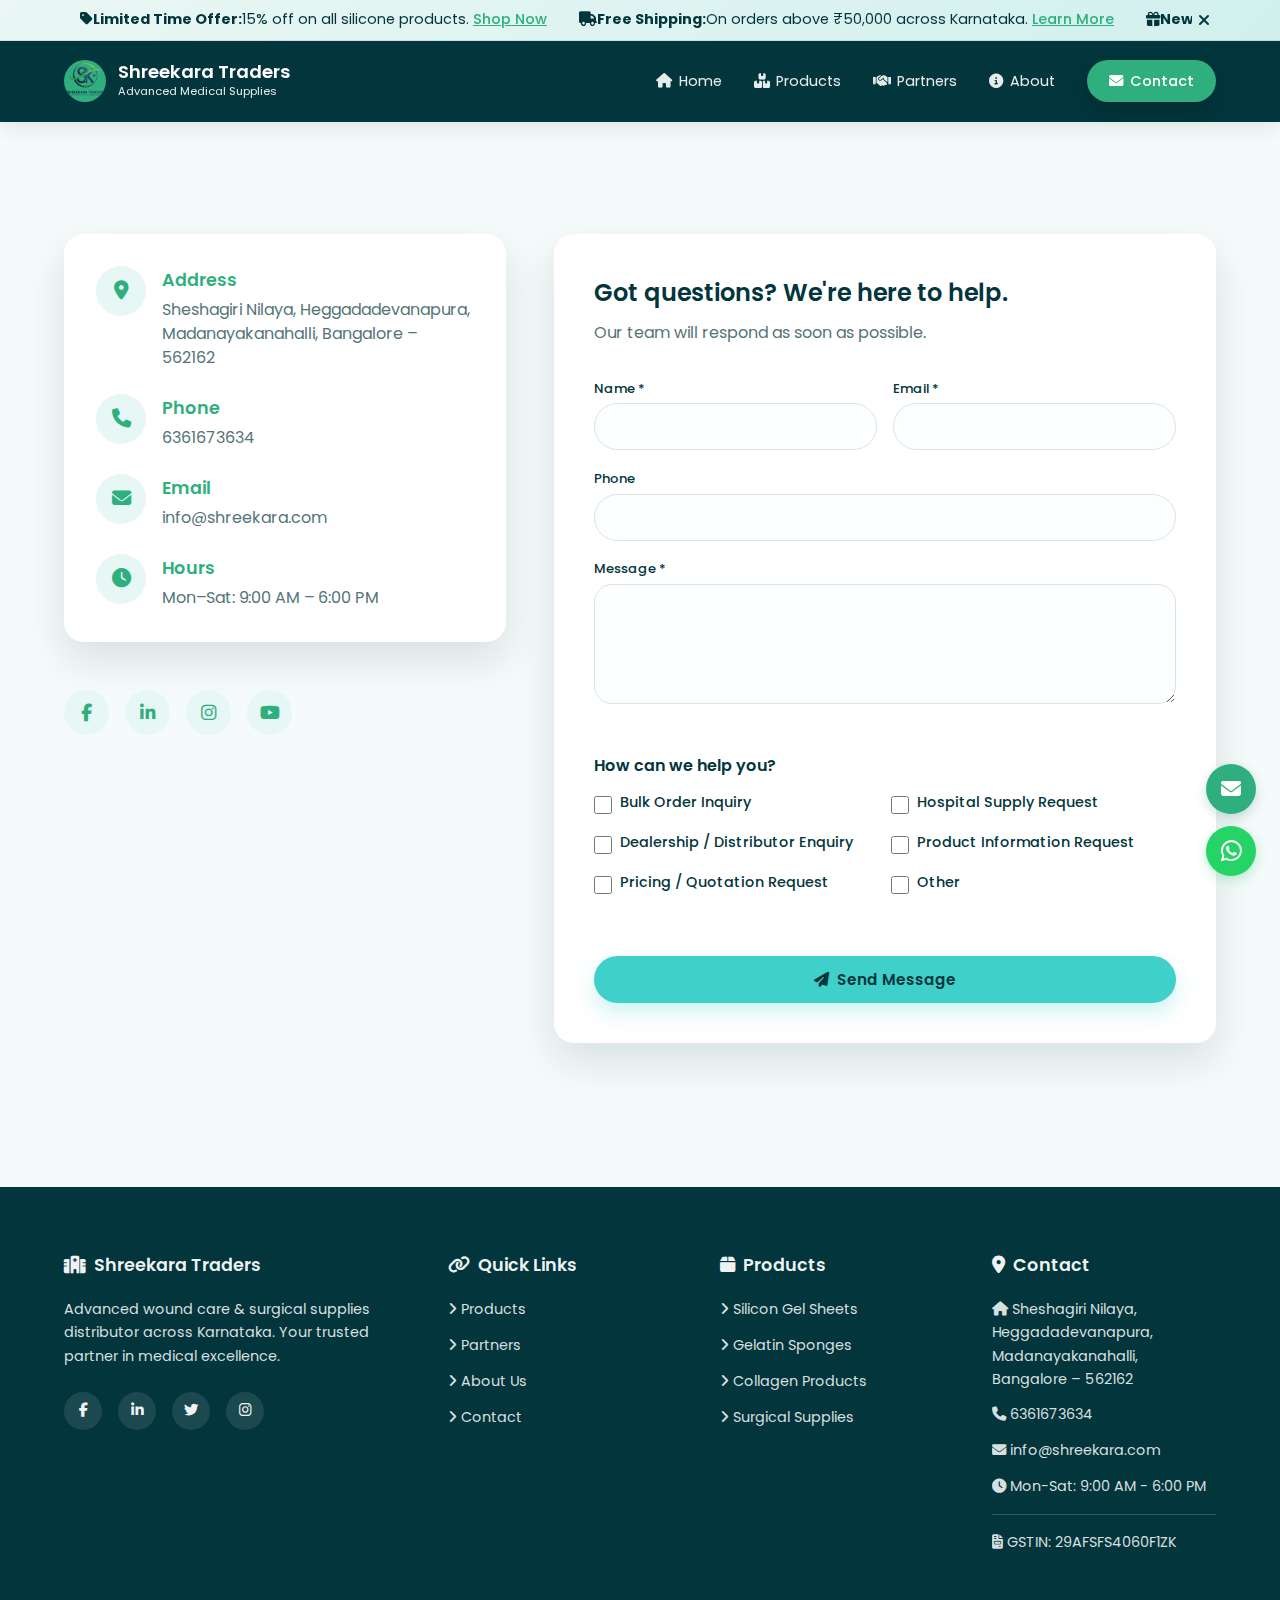
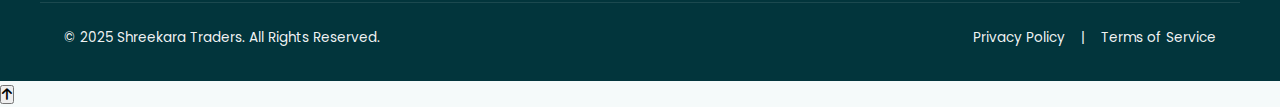
<file: contact.html>
<!DOCTYPE html>
<html lang="en">
<head>
    <meta charset="UTF-8" />
    <meta name="viewport" content="width=device-width, initial-scale=1.0" />
    <title>Contact Us - Shreekara Traders</title>

    <!-- Font Awesome -->
    <link rel="stylesheet"
          href="https://cdnjs.cloudflare.com/ajax/libs/font-awesome/6.4.0/css/all.min.css" />

    <!-- Main CSS -->
    <link rel="stylesheet" href="assets/styles.css" />
    
    <!-- Favicons -->
    <link rel="icon" type="image/svg+xml" href="assets/images/favicon.svg" />
    <link rel="icon" type="image/png" sizes="16x16" href="assets/images/favicon-16x16.png" />
    <link rel="icon" type="image/png" sizes="32x32" href="assets/images/favicon-32x32.png" />
    <link rel="icon" type="image/png" sizes="96x96" href="assets/images/favicon-96x96.png" />
    <link rel="shortcut icon" href="assets/images/favicon.ico" />
</head>
<body>

<!-- Announcement Bar -->
<div class="announcement-bar" id="announcementBar">
  <div class="container">
    <div class="announcement-content">
      <div class="announcement-slider">
        <div class="announcement-track">
          <!-- Original items -->
          <div class="announcement-item">
            <i class="fas fa-tag"></i> <strong>Limited Time Offer:</strong> 15% off on all silicone products. <a href="products.html#silicon-gel">Shop Now</a>
          </div>
          <div class="announcement-item">
            <i class="fas fa-truck"></i> <strong>Free Shipping:</strong> On orders above ₹50,000 across Karnataka. <a href="products.html">Learn More</a>
          </div>
          <div class="announcement-item">
            <i class="fas fa-gift"></i> <strong>New Arrivals:</strong> Check out our latest collagen innovations. <a href="products.html#collagen">View Products</a>
          </div>
          <!-- Duplicated items for seamless looping -->
          <div class="announcement-item">
            <i class="fas fa-tag"></i> <strong>Limited Time Offer:</strong> 15% off on all silicone products. <a href="products.html#silicon-gel">Shop Now</a>
          </div>
          <div class="announcement-item">
            <i class="fas fa-truck"></i> <strong>Free Shipping:</strong> On orders above ₹50,000 across Karnataka. <a href="products.html">Learn More</a>
          </div>
          <div class="announcement-item">
            <i class="fas fa-gift"></i> <strong>New Arrivals:</strong> Check out our latest collagen innovations. <a href="products.html#collagen">View Products</a>
          </div>
        </div>
      </div>
      <button class="announcement-close" id="closeAnnouncement" aria-label="Close announcement">
        <i class="fas fa-times"></i>
      </button>
    </div>
  </div>
</div>

<!-- HEADER -->
<header class="header">
  <div class="container">
    <div class="logo">
      <div class="logo-mark">
        <img src="assets/images/shreekara-logo.png" alt="Shreekara Traders Logo" />
      </div>
      <div>
        <div class="logo-text-main">Shreekara Traders</div>
        <div class="logo-text-sub">Advanced Medical Supplies</div>
      </div>
    </div>

    <button class="nav-toggle" onclick="toggleNav()" aria-label="Toggle Menu">
      <i class="fas fa-bars"></i>
    </button>

    <nav class="nav">
      <a href="index.html"><i class="fas fa-home"></i> Home</a>
      <a href="products.html"><i class="fas fa-boxes"></i> Products</a>
      <a href="clients.html"><i class="fas fa-handshake"></i> Partners</a>
      <a href="about.html"><i class="fas fa-info-circle"></i> About</a>
      <a href="contact.html" class="nav-cta active"><i class="fas fa-envelope"></i> Contact</a>
      <a href="#" class="cart-link"><i class="fas fa-shopping-cart"></i> <span id="cart-count">0</span></a>
    </nav>
  </div>
</header>

<!-- CONTACT SECTION -->
<section class="section">
  <div class="container">
    <div class="contact-layout">
      <!-- LEFT COLUMN (Contact Info Card) -->
      <div class="contact-info-column">
        <div class="contact-info-card">
          <div class="contact-info-item">
            <div class="contact-icon">
              <i class="fas fa-location-dot"></i>
            </div>
            <div class="contact-details">
              <h4 class="contact-label">Address</h4>
              <p class="contact-description">
                Sheshagiri Nilaya, Heggadadevanapura,<br>
                Madanayakanahalli, Bangalore – 562162
              </p>
            </div>
          </div>

          <div class="contact-info-item">
            <div class="contact-icon">
              <i class="fas fa-phone"></i>
            </div>
            <div class="contact-details">
              <h4 class="contact-label">Phone</h4>
              <p class="contact-description">6361673634</p>
            </div>
          </div>

          <div class="contact-info-item">
            <div class="contact-icon">
              <i class="fas fa-envelope"></i>
            </div>
            <div class="contact-details">
              <h4 class="contact-label">Email</h4>
              <p class="contact-description">info@shreekara.com</p>
            </div>
          </div>

          <div class="contact-info-item">
            <div class="contact-icon">
              <i class="fas fa-clock"></i>
            </div>
            <div class="contact-details">
              <h4 class="contact-label">Hours</h4>
              <p class="contact-description">Mon–Sat: 9:00 AM – 6:00 PM</p>
            </div>
          </div>
        </div>

        <!-- SOCIAL MEDIA ICONS -->
        <div class="social-media-icons">
          <a href="#" class="social-icon" aria-label="Facebook">
            <i class="fab fa-facebook-f"></i>
          </a>
          <a href="#" class="social-icon" aria-label="LinkedIn">
            <i class="fab fa-linkedin-in"></i>
          </a>
          <a href="#" class="social-icon" aria-label="Instagram">
            <i class="fab fa-instagram"></i>
          </a>
          <a href="#" class="social-icon" aria-label="YouTube">
            <i class="fab fa-youtube"></i>
          </a>
        </div>
      </div>

      <!-- RIGHT COLUMN (Form Card) -->
      <div class="contact-form-column">
        <div class="contact-form-card">
          <div class="form-header">
            <h3 class="form-title">Got questions? We're here to help.</h3>
            <p class="form-subtitle">Our team will respond as soon as possible.</p>
          </div>

          <!-- ✅ FIXED NETLIFY FORM WITH CHECKBOX HANDLER -->
          <form name="contact" method="POST" data-netlify="true" netlify-honeypot="bot-field" onsubmit="return handleFormSubmit(event)">
            <!-- Required Hidden Inputs for Netlify -->
            <input type="hidden" name="form-name" value="contact">
            
            <!-- Hidden field to store selected inquiries -->
            <input type="hidden" name="selected-inquiries" id="selected-inquiries">
            
            <!-- Honeypot for spam protection (hidden from users) -->
            <p hidden>
              <label>Don't fill this out if you're human: <input name="bot-field" /></label>
            </p>

            <div class="form-row">
              <div class="form-group">
                <label for="name">Name *</label>
                <input type="text" id="name" name="name" required />
              </div>

              <div class="form-group">
                <label for="email">Email *</label>
                <input type="email" id="email" name="email" required />
              </div>
            </div>

            <div class="form-group">
              <label for="phone">Phone</label>
              <input type="tel" id="phone" name="phone" />
            </div>

            <div class="form-group">
              <label for="message">Message *</label>
              <textarea id="message" name="message" required></textarea>
            </div>

            <!-- ✅ CHECKLIST SECTION - Checkboxes won't be submitted directly -->
            <div class="checklist-section">
              <h4 class="checklist-title">How can we help you?</h4>
              <div class="checklist-grid">
                <div class="checklist-item">
                  <input type="checkbox" id="bulk-order" value="Bulk Order Inquiry">
                  <label for="bulk-order">Bulk Order Inquiry</label>
                </div>
                
                <div class="checklist-item">
                  <input type="checkbox" id="hospital-supply" value="Hospital Supply Request">
                  <label for="hospital-supply">Hospital Supply Request</label>
                </div>
                
                <div class="checklist-item">
                  <input type="checkbox" id="dealership" value="Dealership / Distributor Enquiry">
                  <label for="dealership">Dealership / Distributor Enquiry</label>
                </div>
                
                <div class="checklist-item">
                  <input type="checkbox" id="product-info" value="Product Information Request">
                  <label for="product-info">Product Information Request</label>
                </div>
                
                <div class="checklist-item">
                  <input type="checkbox" id="pricing" value="Pricing / Quotation Request">
                  <label for="pricing">Pricing / Quotation Request</label>
                </div>
                
                <div class="checklist-item">
                  <input type="checkbox" id="other" value="Other">
                  <label for="other">Other</label>
                </div>
              </div>
            </div>

            <button class="btn btn-primary form-submit-btn" type="submit">
              <i class="fas fa-paper-plane"></i> Send Message
            </button>
          </form>
        </div>
      </div>
    </div>
  </div>
</section>

<!-- FOOTER -->
<footer class="footer">
  <div class="container footer-top">
    <div>
      <h4 class="footer-heading"><i class="fas fa-hospital"></i> Shreekara Traders</h4>
      <p>Advanced wound care & surgical supplies distributor across Karnataka. Your trusted partner in medical excellence.</p>
      <div class="footer-social">
        <a href="#" aria-label="Facebook"><i class="fab fa-facebook-f"></i></a>
        <a href="#" aria-label="LinkedIn"><i class="fab fa-linkedin-in"></i></a>
        <a href="#" aria-label="Twitter"><i class="fab fa-twitter"></i></a>
        <a href="#" aria-label="Instagram"><i class="fab fa-instagram"></i></a>
      </div>
    </div>

    <div>
      <h4 class="footer-heading"><i class="fas fa-link"></i> Quick Links</h4>
      <p><a href="products.html"><i class="fas fa-angle-right"></i> Products</a></p>
      <p><a href="clients.html"><i class="fas fa-angle-right"></i> Partners</a></p>
      <p><a href="about.html"><i class="fas fa-angle-right"></i> About Us</a></p>
      <p><a href="contact.html"><i class="fas fa-angle-right"></i> Contact</a></p>
    </div>

    <div>
      <h4 class="footer-heading"><i class="fas fa-box"></i> Products</h4>
      <p><a href="products.html#silicon-gel"><i class="fas fa-angle-right"></i> Silicon Gel Sheets</a></p>
      <p><a href="products.html#gelatin"><i class="fas fa-angle-right"></i> Gelatin Sponges</a></p>
      <p><a href="products.html#collagen"><i class="fas fa-angle-right"></i> Collagen Products</a></p>
      <p><a href="products.html#surgical"><i class="fas fa-angle-right"></i> Surgical Supplies</a></p>
    </div>

    <div>
      <h4 class="footer-heading"><i class="fas fa-map-marker-alt"></i> Contact</h4>
      <p><i class="fas fa-home"></i> Sheshagiri Nilaya, Heggadadevanapura,<br/>Madanayakanahalli, Bangalore – 562162</p>
      <p><i class="fas fa-phone"></i> <a href="tel:+916361673634">6361673634</a></p>
      <p><i class="fas fa-envelope"></i> <a href="mailto:info@shreekara.com">info@shreekara.com</a></p>
      <p><i class="fas fa-clock"></i> Mon-Sat: 9:00 AM - 6:00 PM</p>
      <p class="gst-info"><i class="fas fa-file-invoice"></i> GSTIN: 29AFSFS4060F1ZK</p>
    </div>
  </div>

  <div class="container footer-bottom">
    <span>© 2025 Shreekara Traders. All Rights Reserved.</span>
    <div class="footer-links">
      <a href="privacy-policy.html">Privacy Policy</a>
      <span>|</span>
      <a href="terms-of-service.html">Terms of Service</a>
    </div>
  </div>
</footer>

<button id="backToTop" class="back-to-top" aria-label="Back to top">
  <i class="fas fa-arrow-up"></i>
</button>

<!-- Floating Action Buttons -->
<div class="floating-buttons">
  <a href="contact.html" class="floating-contact-btn" aria-label="Contact Us">
    <i class="fas fa-envelope"></i>
    
  </a>
  <a href="https://wa.me/916361673634?text=Hello%20I%20would%20like%20to%20enquire%20about%20your%20medical%20products" 
     class="floating-whatsapp-btn" 
     aria-label="Chat on WhatsApp" 
     target="_blank" 
     rel="noopener noreferrer">
    <i class="fab fa-whatsapp"></i>
  </a>
</div>

<script>
// Handle checkbox form submission
function handleFormSubmit(event) {
  // Get all checked checkboxes
  const checkboxes = document.querySelectorAll('.checklist-section input[type="checkbox"]:checked');
  
  // Collect their values
  const selectedValues = Array.from(checkboxes).map(cb => cb.value);
  
  // Store in hidden field
  const hiddenField = document.getElementById('selected-inquiries');
  hiddenField.value = selectedValues.length > 0 ? selectedValues.join(', ') : 'None';
  
  // Let form submit normally
  return true;
}
</script>

<script src="scripts/main.js"></script>
</body>
</html>
</file>
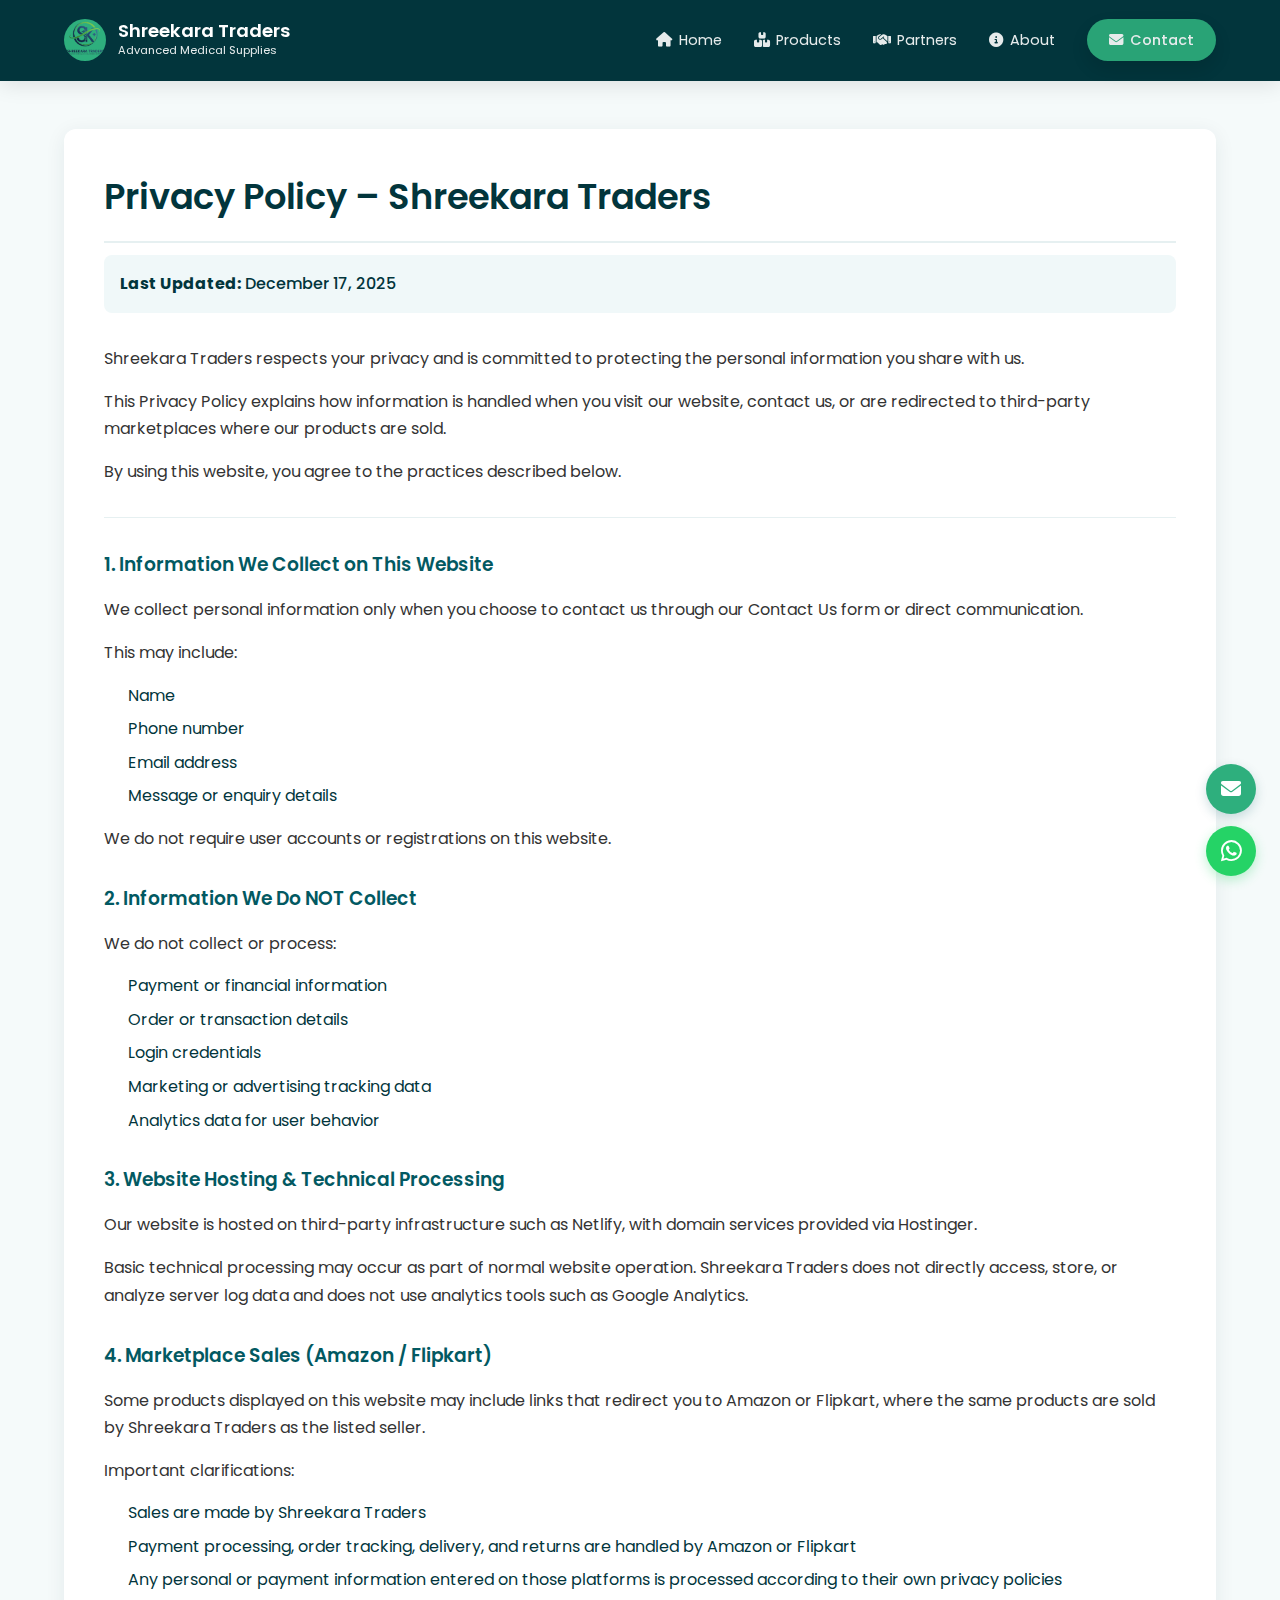
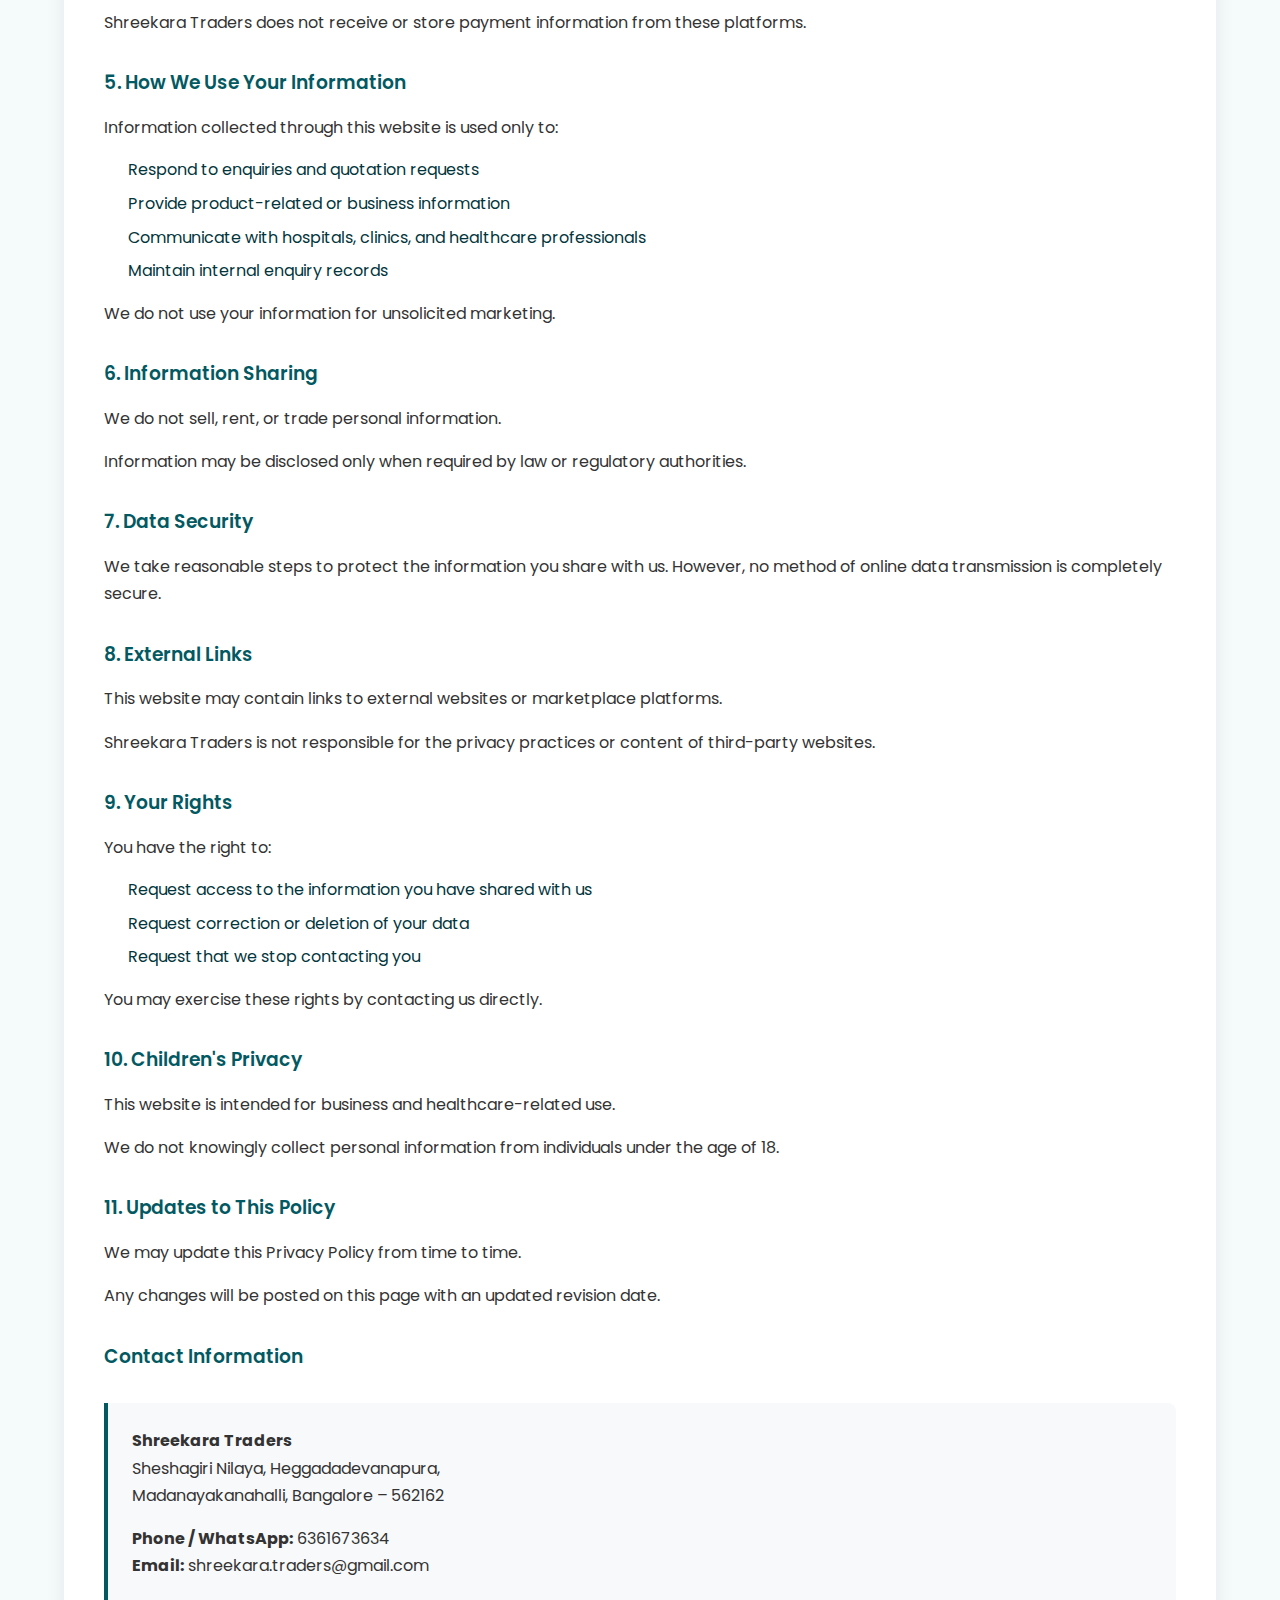
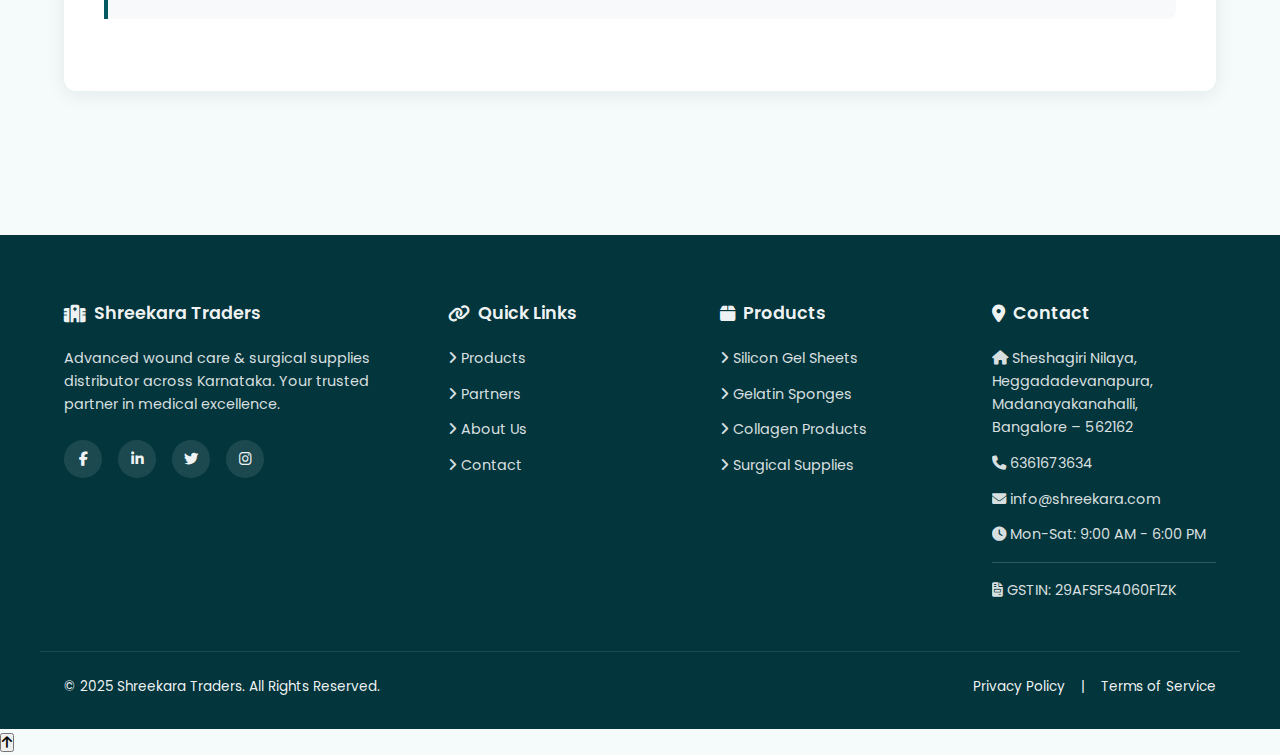
<file: privacy-policy.html>
<!DOCTYPE html>
<html lang="en">
<head>
  <meta charset="UTF-8">
  <meta name="viewport" content="width=device-width, initial-scale=1.0">
  <title>Privacy Policy – Shreekara Traders</title>
  <link rel="stylesheet" href="assets/styles.css">
  <link rel="stylesheet" href="https://cdnjs.cloudflare.com/ajax/libs/font-awesome/6.4.0/css/all.min.css">
  <link rel="icon" href="assets/images/favicon.ico" type="image/x-icon">
</head>
<body class="privacy-policy-page">
  <!-- HEADER -->
  <header class="header">
    <div class="container">
      <div class="logo">
        <div class="logo-mark">
          <img src="assets/images/shreekara-logo.png" alt="Shreekara Traders Logo" />
        </div>
        <div>
          <div class="logo-text-main">Shreekara Traders</div>
          <div class="logo-text-sub">Advanced Medical Supplies</div>
        </div>
      </div>

      <button class="nav-toggle" onclick="toggleNav()" aria-label="Toggle navigation">
        <i class="fas fa-bars"></i>
      </button>

      <nav class="nav">
        <a href="index.html"><i class="fas fa-home"></i> Home</a>
        <a href="products.html"><i class="fas fa-boxes"></i> Products</a>
        <a href="clients.html"><i class="fas fa-handshake"></i> Partners</a>
        <a href="about.html"><i class="fas fa-info-circle"></i> About</a>
        <a href="contact.html" class="nav-cta"><i class="fas fa-envelope"></i> Contact</a>
      </nav>
    </div>
  </header>

  <!-- PRIVACY POLICY SECTION -->
  <section class="section">
    <div class="container">
      <div class="privacy-policy-content">
        <h2 class="section-title">Privacy Policy – Shreekara Traders</h2>
      
      <div class="last-updated">
        <strong>Last Updated:</strong> December 17, 2025
      </div>

      <p>Shreekara Traders respects your privacy and is committed to protecting the personal information you share with us.</p>

      <p>This Privacy Policy explains how information is handled when you visit our website, contact us, or are redirected to third-party marketplaces where our products are sold.</p>

      <p>By using this website, you agree to the practices described below.</p>

      <hr>
      
      <div class="policy-section">

      <h3>1. Information We Collect on This Website</h3>
      <p>We collect personal information only when you choose to contact us through our Contact Us form or direct communication.</p>
      
      <p>This may include:</p>
      <ul>
        <li>Name</li>
        <li>Phone number</li>
        <li>Email address</li>
        <li>Message or enquiry details</li>
      </ul>

      <p>We do not require user accounts or registrations on this website.</p>

      <h3>2. Information We Do NOT Collect</h3>
      <p>We do not collect or process:</p>
      <ul>
        <li>Payment or financial information</li>
        <li>Order or transaction details</li>
        <li>Login credentials</li>
        <li>Marketing or advertising tracking data</li>
        <li>Analytics data for user behavior</li>
      </ul>

      <h3>3. Website Hosting & Technical Processing</h3>
      <p>Our website is hosted on third-party infrastructure such as Netlify, with domain services provided via Hostinger.</p>
      
      <p>Basic technical processing may occur as part of normal website operation. Shreekara Traders does not directly access, store, or analyze server log data and does not use analytics tools such as Google Analytics.</p>

      <h3>4. Marketplace Sales (Amazon / Flipkart)</h3>
      <p>Some products displayed on this website may include links that redirect you to Amazon or Flipkart, where the same products are sold by Shreekara Traders as the listed seller.</p>
      
      <p>Important clarifications:</p>
      <ul>
        <li>Sales are made by Shreekara Traders</li>
        <li>Payment processing, order tracking, delivery, and returns are handled by Amazon or Flipkart</li>
        <li>Any personal or payment information entered on those platforms is processed according to their own privacy policies</li>
      </ul>
      
      <p>Shreekara Traders does not receive or store payment information from these platforms.</p>

      <h3>5. How We Use Your Information</h3>
      <p>Information collected through this website is used only to:</p>
      <ul>
        <li>Respond to enquiries and quotation requests</li>
        <li>Provide product-related or business information</li>
        <li>Communicate with hospitals, clinics, and healthcare professionals</li>
        <li>Maintain internal enquiry records</li>
      </ul>
      
      <p>We do not use your information for unsolicited marketing.</p>

      <h3>6. Information Sharing</h3>
      <p>We do not sell, rent, or trade personal information.</p>
      
      <p>Information may be disclosed only when required by law or regulatory authorities.</p>

      <h3>7. Data Security</h3>
      <p>We take reasonable steps to protect the information you share with us. However, no method of online data transmission is completely secure.</p>

      <h3>8. External Links</h3>
      <p>This website may contain links to external websites or marketplace platforms.</p>
      
      <p>Shreekara Traders is not responsible for the privacy practices or content of third-party websites.</p>

      <h3>9. Your Rights</h3>
      <p>You have the right to:</p>
      <ul>
        <li>Request access to the information you have shared with us</li>
        <li>Request correction or deletion of your data</li>
        <li>Request that we stop contacting you</li>
      </ul>
      
      <p>You may exercise these rights by contacting us directly.</p>

      <h3>10. Children's Privacy</h3>
      <p>This website is intended for business and healthcare-related use.</p>
      
      <p>We do not knowingly collect personal information from individuals under the age of 18.</p>
      </div>

      <div class="policy-section">
      <h3>11. Updates to This Policy</h3>
      <p>We may update this Privacy Policy from time to time.</p>
      
      <p>Any changes will be posted on this page with an updated revision date.</p>
      </div>

      <div class="policy-section">
      <h3>Contact Information</h3>
      <div class="contact-block">
        <p><strong>Shreekara Traders</strong><br>
        Sheshagiri Nilaya, Heggadadevanapura,<br>
        Madanayakanahalli, Bangalore – 562162</p>
        
        <p><strong>Phone / WhatsApp:</strong> 6361673634<br>
        <strong>Email:</strong> shreekara.traders@gmail.com</p>
      </div>
      </div>
    </div>
  </div>
  </section>

  <!-- FOOTER -->
  <footer class="footer">
    <div class="container footer-top">
      <div>
        <h4 class="footer-heading"><i class="fas fa-hospital"></i> Shreekara Traders</h4>
        <p>Advanced wound care & surgical supplies distributor across Karnataka. Your trusted partner in medical excellence.</p>
        <div class="footer-social">
          <a href="#" aria-label="Facebook"><i class="fab fa-facebook-f"></i></a>
          <a href="#" aria-label="LinkedIn"><i class="fab fa-linkedin-in"></i></a>
          <a href="#" aria-label="Twitter"><i class="fab fa-twitter"></i></a>
          <a href="#" aria-label="Instagram"><i class="fab fa-instagram"></i></a>
        </div>
      </div>

      <div>
        <h4 class="footer-heading"><i class="fas fa-link"></i> Quick Links</h4>
        <p><a href="products.html"><i class="fas fa-angle-right"></i> Products</a></p>
        <p><a href="clients.html"><i class="fas fa-angle-right"></i> Partners</a></p>
        <p><a href="about.html"><i class="fas fa-angle-right"></i> About Us</a></p>
        <p><a href="contact.html"><i class="fas fa-angle-right"></i> Contact</a></p>
      </div>

      <div>
        <h4 class="footer-heading"><i class="fas fa-box"></i> Products</h4>
        <p><a href="products.html#silicon-gel"><i class="fas fa-angle-right"></i> Silicon Gel Sheets</a></p>
        <p><a href="products.html#gelatin"><i class="fas fa-angle-right"></i> Gelatin Sponges</a></p>
        <p><a href="products.html#collagen"><i class="fas fa-angle-right"></i> Collagen Products</a></p>
        <p><a href="products.html#surgical"><i class="fas fa-angle-right"></i> Surgical Supplies</a></p>
      </div>

      <div>
        <h4 class="footer-heading"><i class="fas fa-map-marker-alt"></i> Contact</h4>
        <p><i class="fas fa-home"></i> Sheshagiri Nilaya, Heggadadevanapura,<br/>Madanayakanahalli, Bangalore – 562162</p>
        <p><i class="fas fa-phone"></i> <a href="tel:+916361673634">6361673634</a></p>
        <p><i class="fas fa-envelope"></i> <a href="mailto:info@shreekara.com">info@shreekara.com</a></p>
        <p><i class="fas fa-clock"></i> Mon-Sat: 9:00 AM - 6:00 PM</p>
        <p class="gst-info"><i class="fas fa-file-invoice"></i> GSTIN: 29AFSFS4060F1ZK</p>
      </div>
    </div>

    <div class="container footer-bottom">
      <span>© 2025 Shreekara Traders. All Rights Reserved.</span>
      <div class="footer-links">
        <a href="#">Privacy Policy</a>
        <span>|</span>
        <a href="terms-of-service.html">Terms of Service</a>
      </div>
    </div>
  </footer>

  <button id="backToTop" class="back-to-top" aria-label="Back to top">
    <i class="fas fa-arrow-up"></i>
  </button>

  <!-- Floating Action Buttons -->
  <div class="floating-buttons">
    <a href="contact.html" class="floating-contact-btn" aria-label="Contact Us">
      <i class="fas fa-envelope"></i>
      
    </a>
    <a href="https://wa.me/916361673634?text=Hello%20I%20would%20like%20to%20enquire%20about%20your%20medical%20products" 
       class="floating-whatsapp-btn" 
       aria-label="Chat on WhatsApp" 
       target="_blank" 
       rel="noopener noreferrer">
      <i class="fab fa-whatsapp"></i>
    </a>
  </div>

  <script src="scripts/main.js"></script>
</body>
</html>
</file>
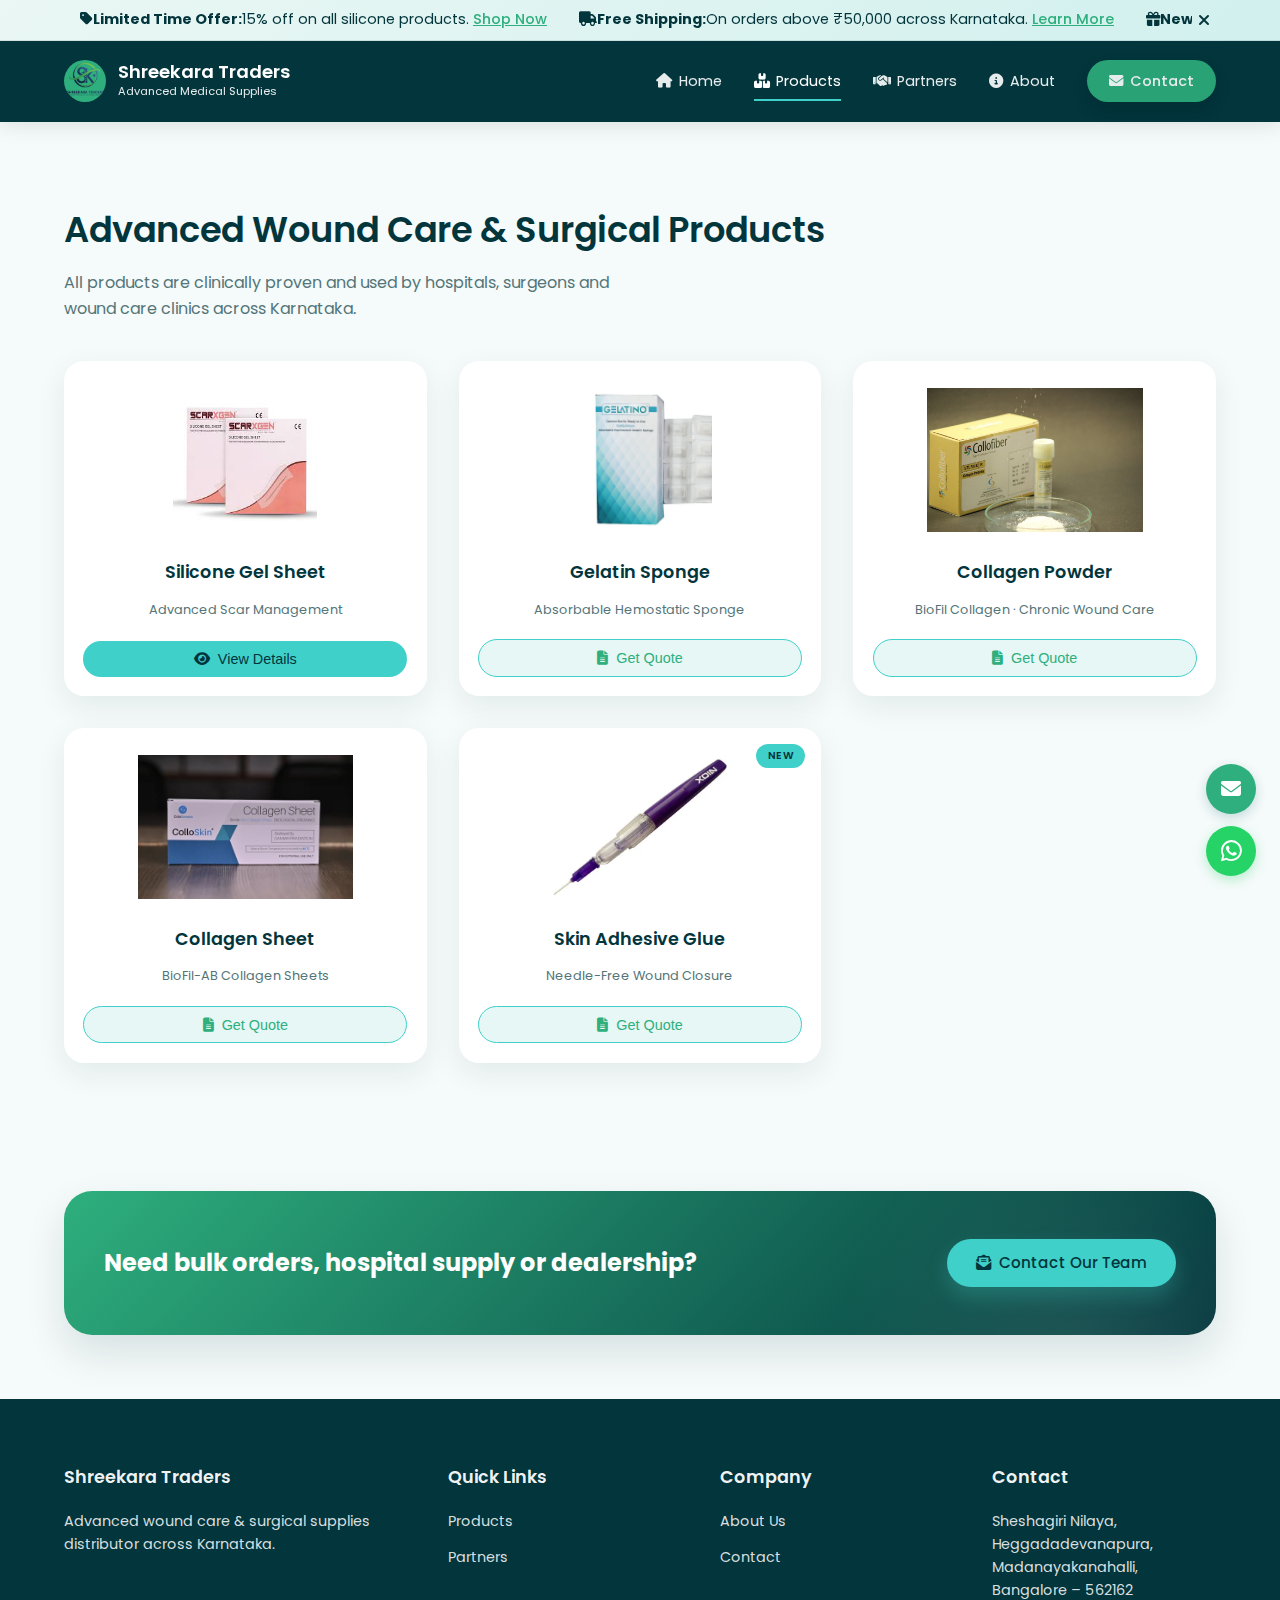
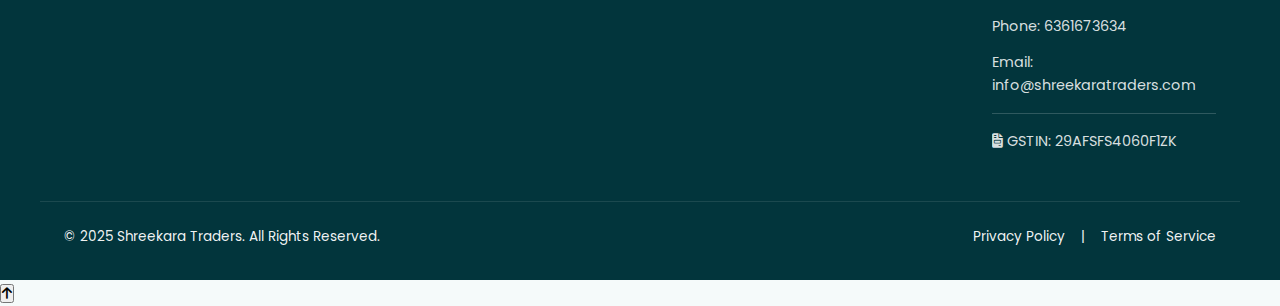
<file: products.html>
<!DOCTYPE html>
<html lang="en">
<head>
  <!-- Basic SEO -->
  <meta charset="UTF-8" />
  <meta name="viewport" content="width=device-width, initial-scale=1.0" />

  <title>Wound Care & Surgical Products | Shreekara Traders</title>
  <meta name="description" content="Explore advanced wound care and surgical products including silicon gel sheets, gelatin sponges, collagen powder and collagen sheets supplied by Shreekara Traders across Karnataka." />
  <meta name="keywords" content="Shreekara Traders products, silicon gel sheet, gelatin sponge, collagen powder, collagen sheet, wound care distributor, surgical supplies Bangalore" />

  <!-- Open Graph -->
  <meta property="og:title" content="Wound Care & Surgical Products | Shreekara Traders" />
  <meta property="og:description" content="Browse clinically proven wound care and surgical products distributed by Shreekara Traders in Karnataka." />
  <meta property="og:type" content="website" />
  <meta property="og:image" content="assets/images/shreekara-logo.png" />

  <!-- Twitter Card -->
  <meta name="twitter:card" content="summary_large_image" />
  <meta name="twitter:title" content="Wound Care & Surgical Products | Shreekara Traders" />
  <meta name="twitter:description" content="Explore our range of advanced wound care and surgical products." />

  <!-- Icons & Styles -->
  <link rel="stylesheet" href="https://cdnjs.cloudflare.com/ajax/libs/font-awesome/6.4.0/css/all.min.css" />
  <link rel="stylesheet" href="assets/styles.css" />
  
  <!-- Favicons -->
  <link rel="icon" type="image/svg+xml" href="assets/images/favicon.svg" />
  <link rel="icon" type="image/png" sizes="16x16" href="assets/images/favicon-16x16.png" />
  <link rel="icon" type="image/png" sizes="32x32" href="assets/images/favicon-32x32.png" />
  <link rel="icon" type="image/png" sizes="96x96" href="assets/images/favicon-96x96.png" />
  <link rel="shortcut icon" href="assets/images/favicon.ico" />
</head>

<body id="top">

<!-- Announcement Bar -->
<div class="announcement-bar" id="announcementBar">
  <div class="container">
    <div class="announcement-content">
      <div class="announcement-slider">
        <div class="announcement-track">
          <!-- Original items -->
          <div class="announcement-item">
            <i class="fas fa-tag"></i> <strong>Limited Time Offer:</strong> 15% off on all silicone products. <a href="products.html#silicon-gel">Shop Now</a>
          </div>
          <div class="announcement-item">
            <i class="fas fa-truck"></i> <strong>Free Shipping:</strong> On orders above ₹50,000 across Karnataka. <a href="products.html">Learn More</a>
          </div>
          <div class="announcement-item">
            <i class="fas fa-gift"></i> <strong>New Arrivals:</strong> Check out our latest collagen innovations. <a href="products.html#collagen">View Products</a>
          </div>
          <!-- Duplicated items for seamless looping -->
          <div class="announcement-item">
            <i class="fas fa-tag"></i> <strong>Limited Time Offer:</strong> 15% off on all silicone products. <a href="products.html#silicon-gel">Shop Now</a>
          </div>
          <div class="announcement-item">
            <i class="fas fa-truck"></i> <strong>Free Shipping:</strong> On orders above ₹50,000 across Karnataka. <a href="products.html">Learn More</a>
          </div>
          <div class="announcement-item">
            <i class="fas fa-gift"></i> <strong>New Arrivals:</strong> Check out our latest collagen innovations. <a href="products.html#collagen">View Products</a>
          </div>
        </div>
      </div>
      <button class="announcement-close" id="closeAnnouncement" aria-label="Close announcement">
        <i class="fas fa-times"></i>
      </button>
    </div>
  </div>
</div>

<!-- HEADER -->
<header class="header">
  <div class="container">
    <div class="logo">
      <div class="logo-mark">
        <img src="assets/images/shreekara-logo.png" alt="Shreekara Traders Logo" />
      </div>
      <div>
        <div class="logo-text-main">Shreekara Traders</div>
        <div class="logo-text-sub">Advanced Medical Supplies</div>
      </div>
    </div>

    <button class="nav-toggle" onclick="toggleNav()" aria-label="Toggle navigation">
      <i class="fas fa-bars"></i>
    </button>

    <nav class="nav">
      <a href="index.html"><i class="fas fa-home"></i> Home</a>
      <a href="products.html" class="active"><i class="fas fa-boxes"></i> Products</a>
      <a href="clients.html"><i class="fas fa-handshake"></i> Partners</a>
      <a href="about.html"><i class="fas fa-info-circle"></i> About</a>
      <a href="contact.html" class="nav-cta"><i class="fas fa-envelope"></i> Contact</a>
      <a href="#" class="cart-link" id="cart-link">
        <i class="fas fa-shopping-cart"></i> <span id="cart-count">0</span>
      </a>
    </nav>
  </div>
</header>

<!-- MAIN PRODUCTS SECTION -->
<section class="section products-section">
  <div class="container">
    <h2 class="section-title">Advanced Wound Care & Surgical Products</h2>
    <p class="section-subtitle">
      All products are clinically proven and used by hospitals, surgeons and wound care clinics across Karnataka.
    </p>

    <div class="cards-grid">

      <!-- Silicon Gel Sheet -->
      <div class="card compact-product-card" onclick="window.location.href='product.html?id=silicon-gel-sheet'">
        <img src="assets/images/silicon-gel-sheet.png" alt="Silicon Gel Sheet" class="compact-product-image" />
        <h3 class="compact-product-title">Silicone Gel Sheet</h3>
        <p class="compact-product-description">Advanced Scar Management</p>
        <button class="compact-add-to-cart add-to-cart"
          onclick="event.stopPropagation(); window.location.href='product.html?id=silicon-gel-sheet';">
          <i class="fas fa-eye"></i> View Details
        </button>
      </div>

      <!-- Gelatin Sponge -->
      <div class="card compact-product-card" onclick="window.location.href='product.html?id=gelatin-sponge'">
        <img src="assets/images/gelatin-sponge.png" alt="Gelatin Sponge" class="compact-product-image" />
        <h3 class="compact-product-title">Gelatin Sponge</h3>
        <p class="compact-product-description">Absorbable Hemostatic Sponge</p>
        <button class="compact-add-to-cart get-quote-btn"
          onclick="event.stopPropagation(); window.location.href='contact.html?product=gelatin-sponge';">
          <i class="fas fa-file-alt"></i> Get Quote
        </button>
      </div>

      <!-- Collagen Powder -->
      <div class="card compact-product-card" onclick="window.location.href='product.html?id=collagen-powder'">
        <img src="assets/images/collagen-powder.png" alt="Collagen Powder" class="compact-product-image" />
        <h3 class="compact-product-title">Collagen Powder</h3>
        <p class="compact-product-description">BioFil Collagen · Chronic Wound Care</p>
        <button class="compact-add-to-cart get-quote-btn"
          onclick="event.stopPropagation(); window.location.href='contact.html?product=collagen-powder';">
          <i class="fas fa-file-alt"></i> Get Quote
        </button>
      </div>

      <!-- Collagen Sheet -->
      <div class="card compact-product-card" onclick="window.location.href='product.html?id=collagen-sheet'">
        <img src="assets/images/collagen-sheet.png" alt="Collagen Sheet" class="compact-product-image" />
        <h3 class="compact-product-title">Collagen Sheet</h3>
        <p class="compact-product-description">BioFil-AB Collagen Sheets</p>
        <button class="compact-add-to-cart get-quote-btn"
          onclick="event.stopPropagation(); window.location.href='contact.html?product=collagen-sheet';">
          <i class="fas fa-file-alt"></i> Get Quote
        </button>
      </div>

      <!-- Skin Adhesive Glue -->
      <div class="card compact-product-card" onclick="window.location.href='product.html?id=skin-adhesive-glue'">
        <div class="product-badge product-badge-new">New</div>
        <img src="assets/images/skin-adhesive-glue.png" alt="Skin Adhesive Glue" class="compact-product-image" />
        <h3 class="compact-product-title">Skin Adhesive Glue</h3>
        <p class="compact-product-description">Needle-Free Wound Closure</p>
        <button class="compact-add-to-cart get-quote-btn"
          onclick="event.stopPropagation(); window.location.href='contact.html?product=skin-adhesive-glue';">
          <i class="fas fa-file-alt"></i> Get Quote
        </button>
      </div>

    </div>
  </div>
</section>

<!-- CTA BAND -->
<div class="container">
  <div class="cta-band">
    <h2>Need bulk orders, hospital supply or dealership?</h2>
    <a href="contact.html" class="btn btn-primary">
      <i class="fas fa-envelope-open-text"></i> Contact Our Team
    </a>
  </div>
</div>

<!-- FOOTER -->
<footer class="footer">
  <div class="container footer-top">
    <div>
      <h4 class="footer-heading">Shreekara Traders</h4>
      <p>Advanced wound care & surgical supplies distributor across Karnataka.</p>
    </div>

    <div>
      <h4 class="footer-heading">Quick Links</h4>
      <p><a href="products.html">Products</a></p>
      <p><a href="clients.html">Partners</a></p>
    </div>

    <div>
      <h4 class="footer-heading">Company</h4>
      <p><a href="about.html">About Us</a></p>
      <p><a href="contact.html">Contact</a></p>
    </div>

    <div>
      <h4 class="footer-heading">Contact</h4>
      <p>Sheshagiri Nilaya, Heggadadevanapura,<br />Madanayakanahalli, Bangalore – 562162</p>
      <p>Phone: 6361673634</p>
      <p>Email: info@shreekaratraders.com</p>
      <p class="gst-info"><i class="fas fa-file-invoice"></i> GSTIN: 29AFSFS4060F1ZK</p>
    </div>
  </div>

  <div class="container footer-bottom">
    <span>© 2025 Shreekara Traders. All Rights Reserved.</span>
    <div class="footer-links">
      <a href="privacy-policy.html">Privacy Policy</a>
      <span>|</span>
      <a href="terms-of-service.html">Terms of Service</a>
    </div>
  </div>
</footer>

<!-- PRODUCT QUICK VIEW MODAL -->
<div id="productModal" class="product-modal">
  <div class="product-modal-overlay" data-modal-close></div>
  <div class="product-modal-content">
    <button class="product-modal-close" data-modal-close>&times;</button>
    <div class="product-modal-body"></div>
  </div>
</div>

<!-- BACK TO TOP BUTTON -->
<button id="backToTop" class="back-to-top">
  <i class="fas fa-arrow-up"></i>
</button>

<!-- Floating Action Buttons -->
<div class="floating-buttons">
  <a href="contact.html" class="floating-contact-btn" aria-label="Contact Us">
    <i class="fas fa-envelope"></i>
    
  </a>
  <a href="https://wa.me/916361673634?text=Hello%20I%20would%20like%20to%20enquire%20about%20your%20medical%20products" 
     class="floating-whatsapp-btn" 
     aria-label="Chat on WhatsApp" 
     target="_blank" 
     rel="noopener noreferrer">
    <i class="fab fa-whatsapp"></i>
  </a>
</div>

<!-- SCRIPTS -->
<script src="scripts/main.js"></script>
<script src="scripts/products.js"></script>

</body>
</html>
</file>
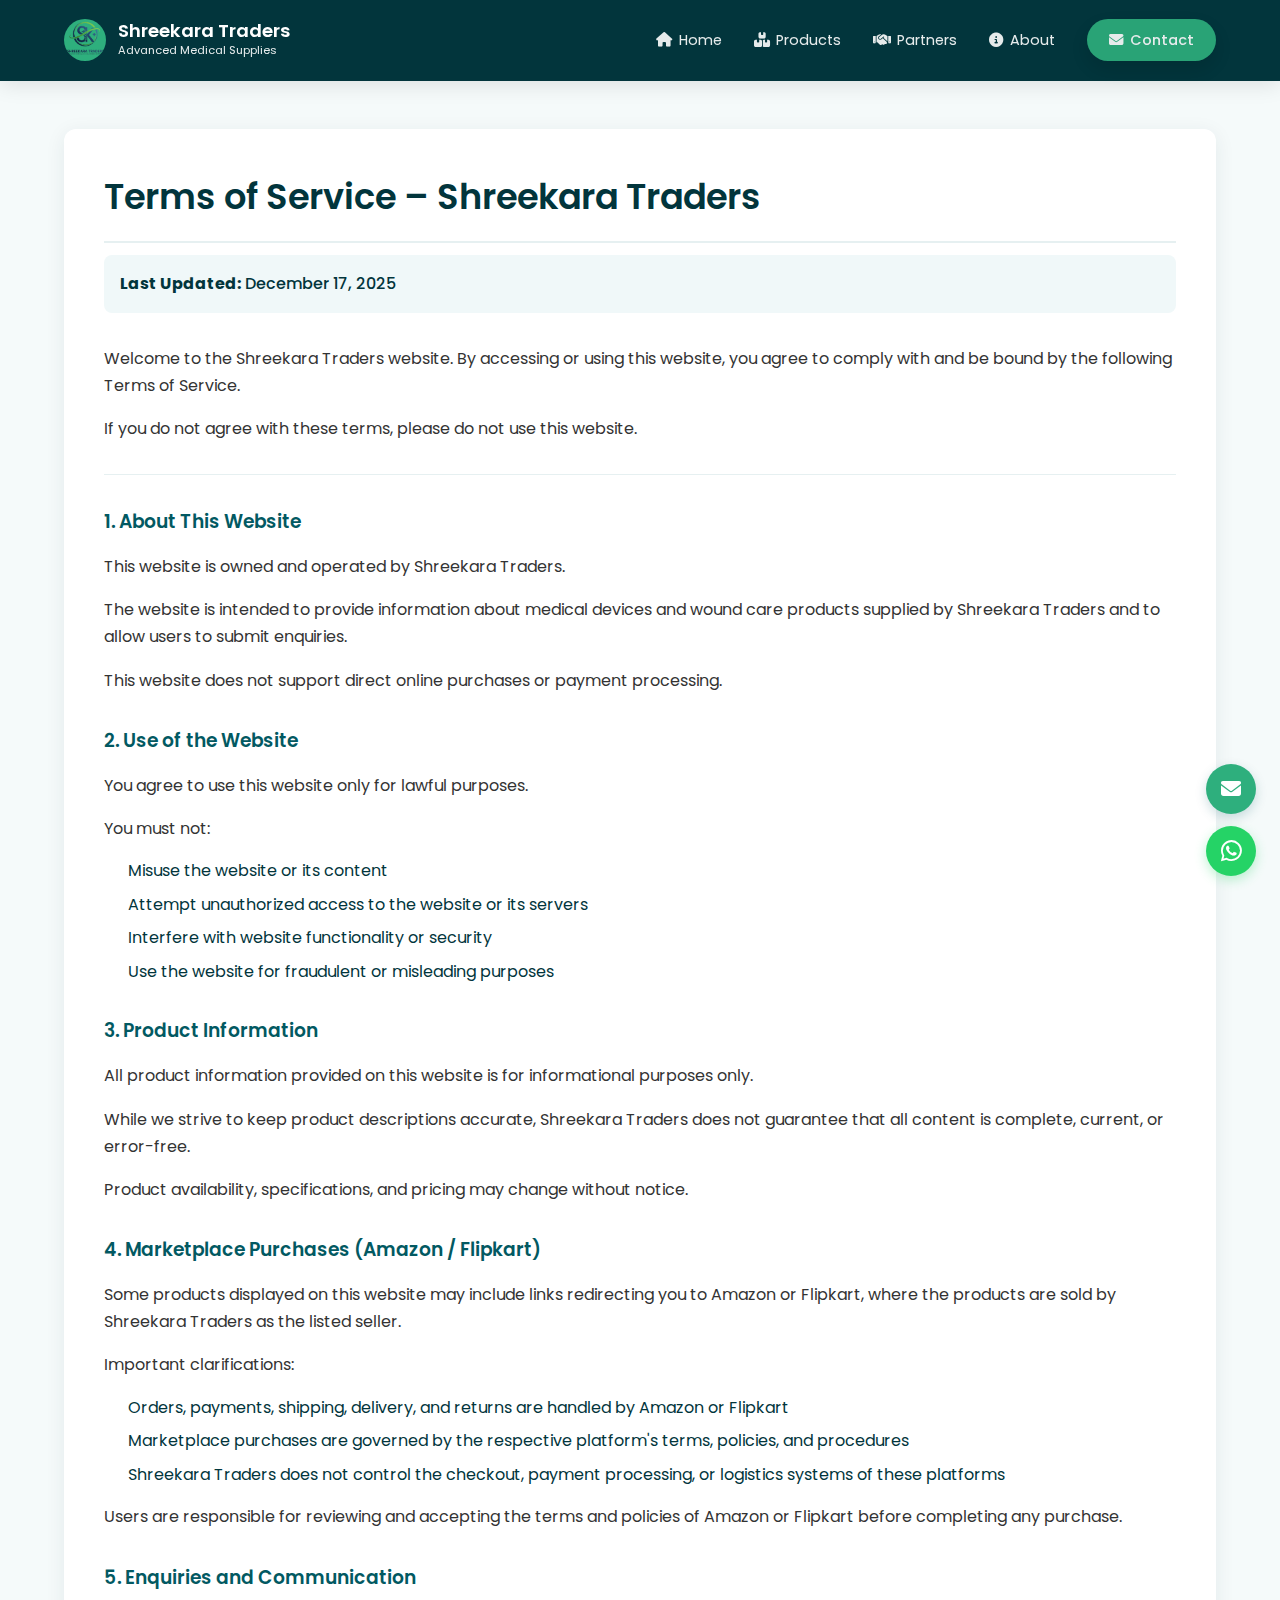
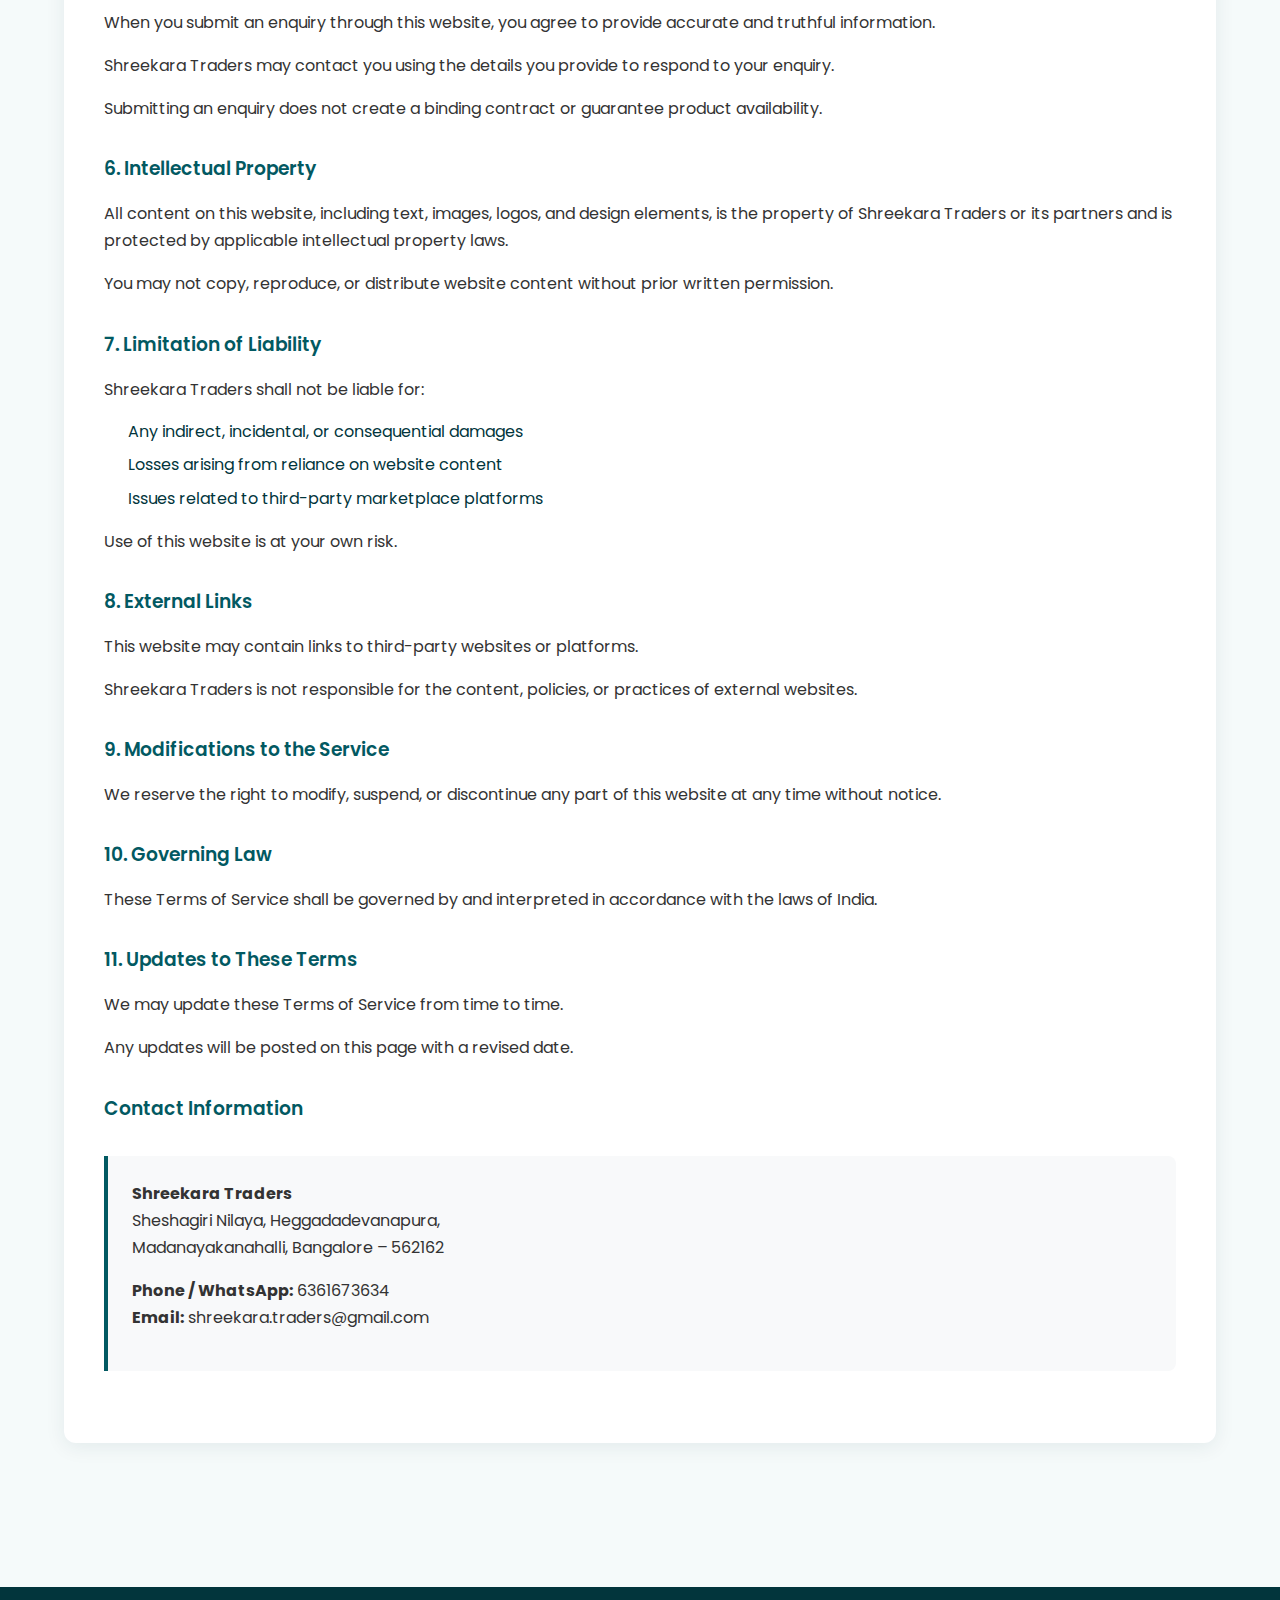
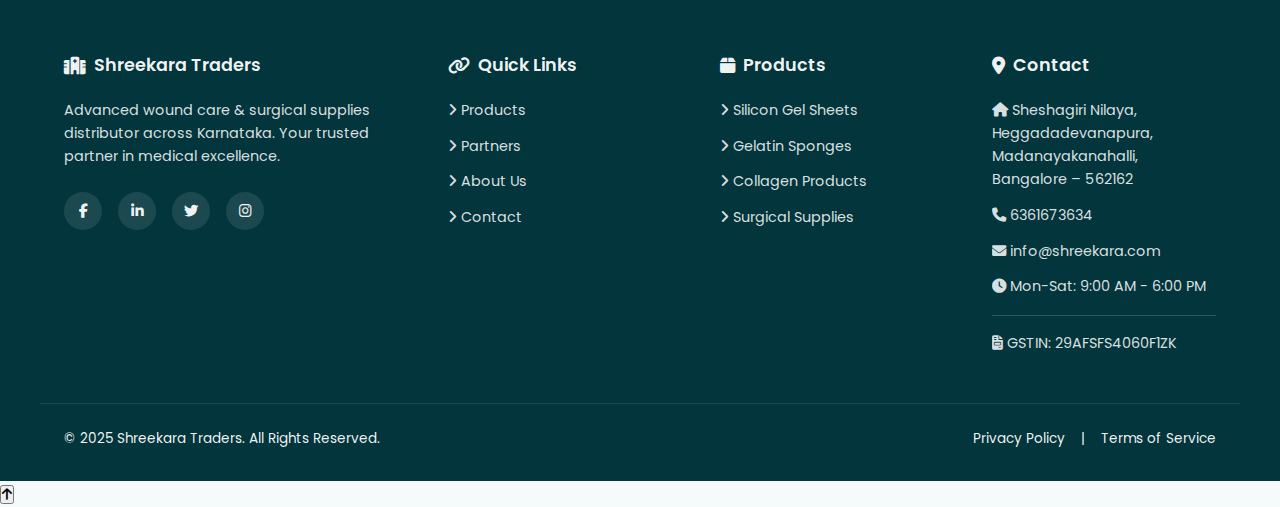
<file: terms-of-service.html>
<!DOCTYPE html>
<html lang="en">
<head>
  <meta charset="UTF-8">
  <meta name="viewport" content="width=device-width, initial-scale=1.0">
  <title>Terms of Service – Shreekara Traders</title>
  <link rel="stylesheet" href="assets/styles.css">
  <link rel="stylesheet" href="https://cdnjs.cloudflare.com/ajax/libs/font-awesome/6.4.0/css/all.min.css">
  <link rel="icon" href="assets/images/favicon.ico" type="image/x-icon">
  <style>
    /* Terms of Service Specific Styles */
    .terms-of-service-page .section {
      padding-top: 2rem;
    }

    .terms-content {
      background: #ffffff;
      border-radius: 12px;
      padding: 2.5rem;
      box-shadow: 0 4px 20px rgba(2, 53, 60, 0.08);
      margin-top: 1rem;
    }
    
    .terms-content h2.section-title {
      margin-top: 0;
      color: #02353c;
      border-bottom: 2px solid #e6f0f1;
      padding-bottom: 1rem;
    }
    
    .terms-content h3 {
      color: #025962;
      margin-top: 2rem;
      margin-bottom: 1rem;
      font-weight: 600;
    }
    
    .terms-content p {
      line-height: 1.7;
      color: #333333;
      margin-bottom: 1rem;
    }
    
    .terms-content ul {
      margin: 1rem 0;
      padding-left: 1.5rem;
    }
    
    .terms-content li {
      margin-bottom: 0.5rem;
      line-height: 1.6;
    }
    
    .terms-content hr {
      margin: 2rem 0;
      border: none;
      border-top: 1px solid #e6f0f1;
    }
    
    .last-updated {
      background: #f0f8f9;
      padding: 1rem;
      border-radius: 8px;
      margin-bottom: 2rem;
      font-weight: 500;
    }
    
    .contact-block {
      background: #f8f9fa;
      border-left: 4px solid #025962;
      padding: 1.5rem;
      border-radius: 0 8px 8px 0;
      margin: 2rem 0;
    }
    
    .terms-section {
      margin-bottom: 2rem;
    }
    
    @media (max-width: 768px) {
      .terms-content {
        padding: 1.5rem;
      }
      
      .terms-content h2.section-title {
        font-size: 1.6rem;
      }
      
      .terms-content h3 {
        font-size: 1.2rem;
      }
    }
    
    /* Print Styles */
    @media print {
      .header, .nav, .footer, .back-to-top {
        display: none;
      }
      
      .terms-content {
        box-shadow: none;
        padding: 0;
      }
      
      .last-updated {
        background: none;
        border: 1px solid #ccc;
      }
      
      a[href]:after {
        content: " (" attr(href) ") ";
        font-size: 0.8em;
        color: #666;
      }
      
      .contact-block {
        border: 1px solid #ccc;
        background: none;
      }
    }
  </style>
</head>
<body class="terms-of-service-page">
  <!-- HEADER -->
  <header class="header">
    <div class="container">
      <div class="logo">
        <div class="logo-mark">
          <img src="assets/images/shreekara-logo.png" alt="Shreekara Traders Logo" />
        </div>
        <div>
          <div class="logo-text-main">Shreekara Traders</div>
          <div class="logo-text-sub">Advanced Medical Supplies</div>
        </div>
      </div>

      <button class="nav-toggle" onclick="toggleNav()" aria-label="Toggle navigation">
        <i class="fas fa-bars"></i>
      </button>

      <nav class="nav">
        <a href="index.html"><i class="fas fa-home"></i> Home</a>
        <a href="products.html"><i class="fas fa-boxes"></i> Products</a>
        <a href="clients.html"><i class="fas fa-handshake"></i> Partners</a>
        <a href="about.html"><i class="fas fa-info-circle"></i> About</a>
        <a href="contact.html" class="nav-cta"><i class="fas fa-envelope"></i> Contact</a>
      </nav>
    </div>
  </header>
  
  <!-- TERMS OF SERVICE SECTION -->
  <section class="section">
    <div class="container">
      <div class="terms-content">
        <h2 class="section-title">Terms of Service – Shreekara Traders</h2>
      
        <div class="last-updated">
          <strong>Last Updated:</strong> December 17, 2025
        </div>

        <p>Welcome to the Shreekara Traders website. By accessing or using this website, you agree to comply with and be bound by the following Terms of Service.</p>

        <p>If you do not agree with these terms, please do not use this website.</p>

        <hr>
        
        <div class="terms-section">
          <h3>1. About This Website</h3>
          <p>This website is owned and operated by Shreekara Traders.</p>
          
          <p>The website is intended to provide information about medical devices and wound care products supplied by Shreekara Traders and to allow users to submit enquiries.</p>
          
          <p>This website does not support direct online purchases or payment processing.</p>
        </div>

        <div class="terms-section">
          <h3>2. Use of the Website</h3>
          <p>You agree to use this website only for lawful purposes.</p>
          
          <p>You must not:</p>
          <ul>
            <li>Misuse the website or its content</li>
            <li>Attempt unauthorized access to the website or its servers</li>
            <li>Interfere with website functionality or security</li>
            <li>Use the website for fraudulent or misleading purposes</li>
          </ul>
        </div>

        <div class="terms-section">
          <h3>3. Product Information</h3>
          <p>All product information provided on this website is for informational purposes only.</p>
          
          <p>While we strive to keep product descriptions accurate, Shreekara Traders does not guarantee that all content is complete, current, or error-free.</p>
          
          <p>Product availability, specifications, and pricing may change without notice.</p>
        </div>

        <div class="terms-section">
          <h3>4. Marketplace Purchases (Amazon / Flipkart)</h3>
          <p>Some products displayed on this website may include links redirecting you to Amazon or Flipkart, where the products are sold by Shreekara Traders as the listed seller.</p>
          
          <p>Important clarifications:</p>
          <ul>
            <li>Orders, payments, shipping, delivery, and returns are handled by Amazon or Flipkart</li>
            <li>Marketplace purchases are governed by the respective platform's terms, policies, and procedures</li>
            <li>Shreekara Traders does not control the checkout, payment processing, or logistics systems of these platforms</li>
          </ul>
          
          <p>Users are responsible for reviewing and accepting the terms and policies of Amazon or Flipkart before completing any purchase.</p>
        </div>

        <div class="terms-section">
          <h3>5. Enquiries and Communication</h3>
          <p>When you submit an enquiry through this website, you agree to provide accurate and truthful information.</p>
          
          <p>Shreekara Traders may contact you using the details you provide to respond to your enquiry.</p>
          
          <p>Submitting an enquiry does not create a binding contract or guarantee product availability.</p>
        </div>

        <div class="terms-section">
          <h3>6. Intellectual Property</h3>
          <p>All content on this website, including text, images, logos, and design elements, is the property of Shreekara Traders or its partners and is protected by applicable intellectual property laws.</p>
          
          <p>You may not copy, reproduce, or distribute website content without prior written permission.</p>
        </div>

        <div class="terms-section">
          <h3>7. Limitation of Liability</h3>
          <p>Shreekara Traders shall not be liable for:</p>
          <ul>
            <li>Any indirect, incidental, or consequential damages</li>
            <li>Losses arising from reliance on website content</li>
            <li>Issues related to third-party marketplace platforms</li>
          </ul>
          
          <p>Use of this website is at your own risk.</p>
        </div>

        <div class="terms-section">
          <h3>8. External Links</h3>
          <p>This website may contain links to third-party websites or platforms.</p>
          
          <p>Shreekara Traders is not responsible for the content, policies, or practices of external websites.</p>
        </div>

        <div class="terms-section">
          <h3>9. Modifications to the Service</h3>
          <p>We reserve the right to modify, suspend, or discontinue any part of this website at any time without notice.</p>
        </div>

        <div class="terms-section">
          <h3>10. Governing Law</h3>
          <p>These Terms of Service shall be governed by and interpreted in accordance with the laws of India.</p>
        </div>

        <div class="terms-section">
          <h3>11. Updates to These Terms</h3>
          <p>We may update these Terms of Service from time to time.</p>
          
          <p>Any updates will be posted on this page with a revised date.</p>
        </div>

        <div class="terms-section">
          <h3>Contact Information</h3>
          <div class="contact-block">
            <p><strong>Shreekara Traders</strong><br>
            Sheshagiri Nilaya, Heggadadevanapura,<br>
            Madanayakanahalli, Bangalore – 562162</p>
            
            <p><strong>Phone / WhatsApp:</strong> 6361673634<br>
            <strong>Email:</strong> shreekara.traders@gmail.com</p>
          </div>
        </div>
      </div>
    </div>
  </section>

  <!-- FOOTER -->
  <footer class="footer">
    <div class="container footer-top">
      <div>
        <h4 class="footer-heading"><i class="fas fa-hospital"></i> Shreekara Traders</h4>
        <p>Advanced wound care & surgical supplies distributor across Karnataka. Your trusted partner in medical excellence.</p>
        <div class="footer-social">
          <a href="#" aria-label="Facebook"><i class="fab fa-facebook-f"></i></a>
          <a href="#" aria-label="LinkedIn"><i class="fab fa-linkedin-in"></i></a>
          <a href="#" aria-label="Twitter"><i class="fab fa-twitter"></i></a>
          <a href="#" aria-label="Instagram"><i class="fab fa-instagram"></i></a>
        </div>
      </div>

      <div>
        <h4 class="footer-heading"><i class="fas fa-link"></i> Quick Links</h4>
        <p><a href="products.html"><i class="fas fa-angle-right"></i> Products</a></p>
        <p><a href="clients.html"><i class="fas fa-angle-right"></i> Partners</a></p>
        <p><a href="about.html"><i class="fas fa-angle-right"></i> About Us</a></p>
        <p><a href="contact.html"><i class="fas fa-angle-right"></i> Contact</a></p>
      </div>

      <div>
        <h4 class="footer-heading"><i class="fas fa-box"></i> Products</h4>
        <p><a href="products.html#silicon-gel"><i class="fas fa-angle-right"></i> Silicon Gel Sheets</a></p>
        <p><a href="products.html#gelatin"><i class="fas fa-angle-right"></i> Gelatin Sponges</a></p>
        <p><a href="products.html#collagen"><i class="fas fa-angle-right"></i> Collagen Products</a></p>
        <p><a href="products.html#surgical"><i class="fas fa-angle-right"></i> Surgical Supplies</a></p>
      </div>

      <div>
        <h4 class="footer-heading"><i class="fas fa-map-marker-alt"></i> Contact</h4>
        <p><i class="fas fa-home"></i> Sheshagiri Nilaya, Heggadadevanapura,<br/>Madanayakanahalli, Bangalore – 562162</p>
        <p><i class="fas fa-phone"></i> <a href="tel:+916361673634">6361673634</a></p>
        <p><i class="fas fa-envelope"></i> <a href="mailto:info@shreekara.com">info@shreekara.com</a></p>
        <p><i class="fas fa-clock"></i> Mon-Sat: 9:00 AM - 6:00 PM</p>
        <p class="gst-info"><i class="fas fa-file-invoice"></i> GSTIN: 29AFSFS4060F1ZK</p>
      </div>
    </div>

    <div class="container footer-bottom">
      <span>© 2025 Shreekara Traders. All Rights Reserved.</span>
      <div class="footer-links">
        <a href="privacy-policy.html">Privacy Policy</a>
        <span>|</span>
        <a href="#">Terms of Service</a>
      </div>
    </div>
  </footer>

  <button id="backToTop" class="back-to-top" aria-label="Back to top">
    <i class="fas fa-arrow-up"></i>
  </button>

  <!-- Floating Action Buttons -->
  <div class="floating-buttons">
    <a href="contact.html" class="floating-contact-btn" aria-label="Contact Us">
      <i class="fas fa-envelope"></i>
      
    </a>
    <a href="https://wa.me/916361673634?text=Hello%20I%20would%20like%20to%20enquire%20about%20your%20medical%20products" 
       class="floating-whatsapp-btn" 
       aria-label="Chat on WhatsApp" 
       target="_blank" 
       rel="noopener noreferrer">
      <i class="fab fa-whatsapp"></i>
    </a>
  </div>

  <script src="scripts/main.js"></script>
</body>
</html>
</file>
<file: assets/styles.css>
/* Google Font: Poppins */
@import url("https://fonts.googleapis.com/css2?family=Poppins:wght@300;400;500;600;700&display=swap");

:root {
  /* --- NEW COLOR PALETTE EXTRACTED FROM IMAGE --- */
  /* Main Green/Teal (Swatch 3) */
  --color-primary: #2EAF7D;
  
  /* Deep Navy/Teal (Swatch 1) */
  --color-primary-dark: #02353C;
  
  /* Bright Cyan/Mint (Swatch 4) */
  --color-primary-light: #3FD0C9;
  
  /* Very light Mint/Cyan for backgrounds and buttons */
  --color-secondary: #E6F7F5;
  
  /* Using the Bright Cyan as the Accent (Replacing Yellow) */
  --color-accent: #3FD0C9;
  --color-accent-hover: #2BC4BC;

  /* General UI Colors */
  --color-bg: #F5FAFA;
  --color-white: #ffffff;
  --color-text: #02353C; /* Dark navy text for better branding */
  --color-text-muted: #537578;
  --color-success: #2EAF7D;
  --color-danger: #FF6B6B;

  /* UI Dimensions */
  --radius-lg: 20px;
  --radius-md: 14px;
  --radius-sm: 10px;

  /* Updated Shadows to matching Teal tones */
  --shadow-soft: 0 18px 40px rgba(2, 53, 60, 0.12);
  --shadow-hover: 0 24px 50px rgba(2, 53, 60, 0.18);
  --transition: all 0.3s cubic-bezier(0.4, 0, 0.2, 1);
}

/* Announcement Bar */
.announcement-bar {
  background: linear-gradient(135deg, #eaf7f4 0%, #d1f0ee 100%);
  padding: 0.5rem 0;
  border-bottom: 1px solid rgba(2, 53, 60, 0.1);
  position: relative;
  z-index: 1001;
}

.announcement-content {
  display: flex;
  align-items: center;
  justify-content: space-between;
}

.announcement-slider {
  position: relative;
  width: 100%;
  overflow: hidden;
  height: 1.5rem;
}

/* Infinite scroll announcement styles */
.announcement-track {
  display: flex;
  width: fit-content;
  animation: scroll-left 30s linear infinite;
}

.announcement-item {
  display: flex;
  align-items: center;
  justify-content: center;
  padding: 0 1rem;
  white-space: nowrap;
  font-size: 0.9rem;
  color: var(--color-primary-dark);
}

.announcement-item a {
  color: var(--color-primary);
  text-decoration: underline;
  font-weight: 500;
  margin-left: 0.25rem;
}

.announcement-item a:hover {
  color: var(--color-primary-light);
}

@keyframes scroll-left {
  0% {
    transform: translateX(0);
  }
  100% {
    transform: translateX(-50%);
  }
}

.announcement-close {
  background: none;
  border: none;
  color: var(--color-primary-dark);
  cursor: pointer;
  font-size: 1rem;
  padding: 0.25rem;
  border-radius: 50%;
  width: 24px;
  height: 24px;
  display: flex;
  align-items: center;
  justify-content: center;
  transition: var(--transition);
}

.announcement-close:hover {
  background: rgba(2, 53, 60, 0.1);
  color: var(--color-primary);
}

/* Reset */
*, *::before, *::after {
  box-sizing: border-box;
  margin: 0;
  padding: 0;
}

body {
  font-family: "Poppins", system-ui, -apple-system, sans-serif;
  background: var(--color-bg);
  color: var(--color-text);
  line-height: 1.6;
  overflow-x: hidden;
}

body.no-scroll {
  overflow: hidden;
}

img {
  max-width: 100%;
  display: block;
}

a {
  text-decoration: none;
  color: inherit;
  transition: var(--transition);
}

ul {
  list-style: none;
}

/* Layout helpers */
.container {
  width: 100%;
  max-width: 1200px;
  margin: 0 auto;
  padding: 0 1.5rem;
}

.section {
  padding: 5rem 0;
}

.section--alt {
  background: var(--color-secondary);
}

.section-header {
  display: flex;
  justify-content: space-between;
  align-items: flex-end;
  margin-bottom: 3rem;
  gap: 2rem;
}

.section-title {
  font-size: 2.2rem;
  font-weight: 600;
  margin-bottom: 0.75rem;
  color: var(--color-text);
}

.section-title i {
  color: var(--color-primary);
  margin-right: 0.5rem;
}

.section-subtitle {
  font-size: 1rem;
  color: var(--color-text-muted);
  max-width: 600px;
}

.text-center {
  text-align: center;
  margin-left: auto;
  margin-right: auto;
}

/* Header / Nav */
.header {
  background: var(--color-primary-dark); /* Changed to dark to match image header contrast */
  color: var(--color-white);
  padding: 1.2rem 0;
  position: sticky;
  top: 0;
  z-index: 1000;
  box-shadow: 0 4px 20px rgba(0, 0, 0, 0.1);
  backdrop-filter: blur(10px);
}

.header .container {
  display: flex;
  align-items: center;
  justify-content: space-between;
}

.logo {
  display: flex;
  align-items: center;
  gap: 0.75rem;
}

.logo-mark {
  width: 42px;
  height: 42px;
  border-radius: 50%;
  background: var(--color-primary);
  display: flex;
  align-items: center;
  justify-content: center;
  overflow: hidden;
}

.logo-mark img {
  width: 100%;
  height: 100%;
  object-fit: cover;
}

.logo-text-main {
  font-weight: 600;
  font-size: 1.15rem;
  line-height: 1.2;
}

.logo-text-sub {
  font-size: 0.7rem;
  opacity: 0.9;
}

.nav {
  display: flex;
  align-items: center;
  gap: 2rem;
  font-size: 0.9rem;
}

.nav a {
  opacity: 0.9;
  display: flex;
  align-items: center;
  gap: 0.4rem;
  padding: 0.5rem 0;
  position: relative;
}

.nav a::after {
  content: '';
  position: absolute;
  bottom: 0;
  left: 0;
  width: 0;
  height: 2px;
  background: var(--color-primary-light);
  transition: width 0.3s ease;
}

.nav a:hover::after,
.nav a.active::after {
  width: 100%;
}

.nav a.active,
.nav a:hover {
  opacity: 1;
}

.nav-cta {
  padding: 0.6rem 1.4rem !important;
  border-radius: 999px;
  background: var(--color-primary); /* Pop color */
  color: var(--color-white);
  font-weight: 500;
  box-shadow: 0 8px 20px rgba(0, 0, 0, 0.15);
}

.nav-cta::after {
  display: none;
}

.nav-cta:hover {
  background: var(--color-primary-light);
  color: var(--color-primary-dark);
  transform: translateY(-2px);
  box-shadow: 0 12px 28px rgba(0, 0, 0, 0.2);
}

.cart-link {
  font-size: 0.9rem;
  padding: 0.5rem 1rem !important;
  border-radius: 999px;
  border: 1px solid rgba(234, 247, 244, 0.6);
  background: rgba(255, 255, 255, 0.1);
}

.cart-link:hover {
  background: rgba(255, 255, 255, 0.2);
}

.cart-bounce {
  animation: cartBounce 0.5s ease;
}

@keyframes cartBounce {
  0%, 100% { transform: scale(1); }
  50% { transform: scale(1.2); }
}

.nav-toggle {
  display: none;
  border: 1px solid rgba(234, 247, 244, 0.6);
  border-radius: 8px;
  padding: 0.5rem 0.8rem;
  font-size: 1.2rem;
  background: transparent;
  color: var(--color-white);
  cursor: pointer;
  transition: var(--transition);
}

.nav-toggle:hover {
  background: rgba(255, 255, 255, 0.1);
}

/* Hero */
.hero {
  padding: 4rem 0 5rem;
  /* Updated Gradient to match the ColibriWP screenshot (Dark Navy to Green to Cyan) */
  background: linear-gradient(
    120deg,
    var(--color-primary-dark) 0%,
    var(--color-primary) 60%,
    var(--color-primary-light) 100%
  );
  position: relative;
  overflow: hidden;
}

.hero::before {
  content: '';
  position: absolute;
  top: -50%;
  right: -20%;
  width: 800px;
  height: 800px;
  background: radial-gradient(circle, rgba(255, 255, 255, 0.08) 0%, transparent 70%);
  border-radius: 50%;
}

.hero-inner {
  display: grid;
  grid-template-columns: minmax(0, 1.15fr) minmax(0, 1fr);
  gap: 3rem;
  align-items: center;
  position: relative;
  z-index: 1;
}

.hero-left {
  color: var(--color-white);
  padding-right: 2rem;
}

.hero-pill {
  display: inline-flex;
  align-items: center;
  gap: 0.6rem;
  padding: 0.4rem 1.2rem;
  border-radius: 999px;
  background: rgba(255, 255, 255, 0.1);
  border: 1px solid rgba(255, 255, 255, 0.2);
  font-size: 0.8rem;
  margin-bottom: 1.5rem;
  backdrop-filter: blur(10px);
}

.hero-pill-dot {
  width: 8px;
  height: 8px;
  border-radius: 50%;
  background: var(--color-primary-light);
  animation: pulse 2s ease-in-out infinite;
}

@keyframes pulse {
  0%, 100% { opacity: 1; transform: scale(1); }
  50% { opacity: 0.7; transform: scale(1.2); }
}

.hero-title {
  font-size: 2.8rem;
  line-height: 1.2;
  margin-bottom: 1.2rem;
  font-weight: 700;
}

.hero-subtitle {
  font-size: 1.05rem;
  opacity: 0.95;
  max-width: 550px;
  margin-bottom: 2rem;
  display: flex;
  align-items: flex-start;
  gap: 0.5rem;
}

.hero-subtitle i {
  margin-top: 0.3rem;
  flex-shrink: 0;
}

.hero-cta-group {
  display: flex;
  align-items: center;
  gap: 1rem;
  margin-bottom: 2rem;
}

.hero-features {
  display: flex;
  gap: 2rem;
  margin-bottom: 2rem;
  flex-wrap: wrap;
}

.hero-feature-item {
  display: flex;
  align-items: center;
  gap: 0.5rem;
  font-size: 0.9rem;
  opacity: 0.95;
}

.hero-feature-item i {
  font-size: 1.2rem;
  color: var(--color-primary-light);
}

.hero-rating {
  display: flex;
  align-items: center;
  gap: 0.8rem;
  font-size: 0.85rem;
  opacity: 0.95;
}

.hero-stars {
  display: flex;
  gap: 4px;
}

.hero-stars i {
  color: #f4b400; /* Keep stars yellow for visibility */
  font-size: 1rem;
}

/* Hero right */
.hero-right {
  display: flex;
  justify-content: center;
  position: relative;
}

.hero-card {
  width: 100%;
  max-width: 420px;
  background: var(--color-white);
  border-radius: 32px;
  padding: 1.8rem;
  box-shadow: var(--shadow-soft);
  position: relative;
}

.hero-card-float {
  animation: floatHero 6s ease-in-out infinite;
}

@keyframes floatHero {
  0%, 100% { transform: translateY(0); }
  50% { transform: translateY(-12px); }
}

.hero-image {
  border-radius: 24px;
  overflow: hidden;
  background: var(--color-secondary);
  height: 320px;
  display: flex;
  align-items: center;
  justify-content: center;
  position: relative;
}

.hero-image-photo {
  width: 100%;
  height: 100%;
  display: flex;
  align-items: center;
  justify-content: center;
}

.hero-image-photo img {
  width: 100%;
  height: 100%;
  object-fit: cover;
  object-position: center;
}

.hero-badge {
  position: absolute;
  bottom: -1.5rem;
  left: 50%;
  transform: translateX(-50%);
  background: var(--color-white);
  border-radius: 16px;
  padding: 0.8rem 1rem;
  display: flex;
  gap: 0.8rem;
  align-items: center;
  box-shadow: 0 14px 30px rgba(0, 0, 0, 0.15);
  font-size: 0.8rem;
  animation: slideInUp 0.6s ease-out 0.5s both;
  z-index: 10;
  min-width: 280px;
  justify-content: center;
}

@keyframes slideInUp {
  from {
    opacity: 0;
    transform: translateY(20px);
  }
  to {
    opacity: 1;
    transform: translateY(0);
  }
}

.hero-badge-icon {
  width: 38px;
  height: 38px;
  border-radius: 50%;
  background: var(--color-secondary);
  display: flex;
  align-items: center;
  justify-content: center;
  color: var(--color-primary);
  font-size: 1.1rem;
}

/* Buttons */
.btn {
  display: inline-flex;
  align-items: center;
  justify-content: center;
  gap: 0.5rem;
  padding: 0.75rem 1.8rem;
  border-radius: 999px;
  border: none;
  cursor: pointer;
  font-size: 0.95rem;
  font-weight: 500;
  transition: var(--transition);
  font-family: inherit;
}

.btn:disabled {
  opacity: 0.6;
  cursor: not-allowed;
}

.btn-primary {
  background: var(--color-primary-light);
  color: var(--color-primary-dark);
  box-shadow: 0 10px 20px rgba(63, 208, 201, 0.25);
}

.btn-primary:hover:not(:disabled) {
  transform: translateY(-2px);
  box-shadow: 0 15px 30px rgba(63, 208, 201, 0.35);
  background: var(--color-white);
  color: var(--color-primary);
}

.btn-outline {
  background: transparent;
  border: 2px solid rgba(234, 247, 244, 0.7);
  color: var(--color-white);
}

.btn-outline:hover {
  background: rgba(255, 255, 255, 0.1);
  border-color: var(--color-white);
}

.btn-outline-dark {
  background: transparent;
  border: 2px solid var(--color-primary);
  color: var(--color-primary);
  padding: 0.6rem 1.5rem;
}

.btn-outline-dark:hover {
  background: var(--color-primary);
  color: var(--color-white);
}

.btn-outline-primary {
  background: transparent;
  border: 2px solid var(--color-primary);
  color: var(--color-primary);
}

.btn-outline-primary:hover {
  background: var(--color-primary);
  color: var(--color-white);
}

.btn-lg {
  padding: 1rem 2.2rem;
  font-size: 1.05rem;
}

/* Cards */
.cards-grid {
  display: grid;
  grid-template-columns: repeat(3, minmax(0, 1fr));
  gap: 2rem;
  margin-top: 2.5rem;
}

.cards-grid-4 {
  grid-template-columns: repeat(4, minmax(0, 1fr));
}

.card {
  background: var(--color-white);
  border-radius: var(--radius-lg);
  padding: 1.5rem;
  box-shadow: 0 10px 30px rgba(15, 61, 51, 0.08);
  transition: var(--transition);
  position: relative;
  display: flex;
  flex-direction: column;
  cursor: pointer;
}

.compact-product-card {
  background: var(--color-white);
  border-radius: var(--radius-lg);
  padding: 1.2rem;
  box-shadow: 0 10px 30px rgba(15, 61, 51, 0.08);
  transition: var(--transition);
  position: relative;
  display: flex;
  flex-direction: column;
  cursor: pointer;
  text-align: center;
  gap: 0.8rem;
  height: 100%;
}

.compact-product-card:hover {
  transform: translateY(-5px);
  box-shadow: 0 15px 40px rgba(15, 61, 51, 0.15);
}

.product-card {
  display: flex;
  flex-direction: column;
  gap: 0.8rem;
}

.product-card:hover {
  transform: translateY(-8px);
  box-shadow: var(--shadow-hover);
}

.product-badge {
  position: absolute;
  top: 1rem;
  right: 1rem;
  background: var(--color-primary);
  color: var(--color-white);
  padding: 0.25rem 0.7rem;
  border-radius: 999px;
  font-size: 0.65rem;
  font-weight: 600;
  text-transform: uppercase;
  letter-spacing: 0.5px;
  z-index: 10;
}

.product-badge-new {
  background: var(--color-accent);
  color: var(--color-primary-dark);
}

.compact-product-image {
  border-radius: var(--radius-md);
  width: 100%;
  height: 160px;
  object-fit: contain;
  transition: var(--transition);
  margin: 0 auto;
  display: flex;
  align-items: center;
  justify-content: center;
  padding: 0.5rem;
}

.compact-product-card:hover .compact-product-image {
  transform: scale(1.03);
}

.compact-product-title {
  font-size: 1.1rem;
  font-weight: 600;
  margin: 0.5rem 0 0.25rem;
  color: var(--color-text);
  line-height: 1.3;
}

.compact-product-description {
  font-size: 0.8rem;
  color: var(--color-text-muted);
  margin-bottom: 0.5rem;
  line-height: 1.4;
  flex-grow: 1;
}

.compact-add-to-cart {
  margin-top: auto;
  width: 100%;
  padding: 0.6rem;
  border-radius: 999px;
  background: var(--color-primary-light);
  color: var(--color-primary-dark);
  border: none;
  font-weight: 500;
  font-size: 0.9rem;
  cursor: pointer;
  transition: var(--transition);
  display: flex;
  align-items: center;
  justify-content: center;
  gap: 0.5rem;
}

.get-quote-btn {
  margin-top: auto;
  width: 100%;
  padding: 0.6rem;
  border-radius: 999px;
  background: var(--color-secondary);
  color: var(--color-primary);
  border: 1px solid var(--color-primary-light);
  font-weight: 500;
  font-size: 0.9rem;
  cursor: pointer;
  transition: var(--transition);
  display: flex;
  align-items: center;
  justify-content: center;
  gap: 0.5rem;
}

.get-quote-btn:hover {
  background: var(--color-primary);
  color: var(--color-white);
  transform: translateY(-2px);
}

.compact-add-to-cart:hover {
  background: var(--color-primary);
  color: var(--color-white);
  transform: translateY(-2px);
}

.compact-add-to-cart:active {
  transform: translateY(0);
}

.product-image {
  border-radius: var(--radius-md);
  margin-bottom: 0.8rem;
  width: 100%;
  height: 200px;
  object-fit: cover;
  transition: var(--transition);
}

.product-card:hover .product-image {
  transform: scale(1.05);
}

.product-placeholder {
  border-radius: var(--radius-md);
  background: linear-gradient(135deg, var(--color-secondary) 0%, #d4ede7 100%);
  height: 200px;
  display: flex;
  flex-direction: column;
  align-items: center;
  justify-content: center;
  gap: 0.5rem;
  color: var(--color-primary);
  font-size: 0.85rem;
  text-align: center;
  padding: 1rem;
}

.product-placeholder i {
  font-size: 2.5rem;
  opacity: 0.6;
}

.card-header {
  margin-bottom: 0.8rem;
}

.card-title {
  font-size: 1.15rem;
  font-weight: 600;
  margin-bottom: 0.3rem;
  color: var(--color-text);
}

.card-subtitle {
  font-size: 0.85rem;
  color: var(--color-text-muted);
}

.product-price {
  font-size: 1.1rem;
  font-weight: 600;
  color: var(--color-primary);
  margin: 0.5rem 0;
}

.product-pricing {
  display: flex;
  flex-direction: column;
  gap: 0.25rem;
  margin: 0.5rem 0;
}

.product-mrp {
  font-size: 0.85rem;
  color: var(--color-text-muted);
  text-decoration: line-through;
}

.product-discount {
  font-size: 0.75rem;
  font-weight: 600;
  color: var(--color-success);
  background: rgba(46, 175, 125, 0.1);
  padding: 0.1rem 0.4rem;
  border-radius: 4px;
  display: inline-block;
  width: fit-content;
}

.product-features {
  font-size: 0.85rem;
  color: var(--color-text-muted);
  display: flex;
  flex-direction: column;
  gap: 0.4rem;
  margin-bottom: 0.5rem;
}

.product-features li {
  display: flex;
  align-items: center;
  gap: 0.5rem;
}

.product-features i {
  color: var(--color-success);
  font-size: 0.9rem;
}

.card-footer {
  margin-top: auto;
}

.product-actions {
  display: flex;
  flex-direction: column;
  gap: 0.8rem;
  margin-top: auto;
}

/* Notifications */
.notification {
  position: fixed;
  top: 100px;
  right: 30px;
  background: white;
  padding: 1rem 1.5rem;
  border-radius: 12px;
  box-shadow: 0 10px 30px rgba(0,0,0,0.15);
  z-index: 2000;
  display: flex;
  align-items: center;
  gap: 1rem;
  opacity: 0;
  transform: translateY(-20px);
  transition: all 0.3s ease-out;
  max-width: 400px;
}

.notification.show {
  opacity: 1;
  transform: translateY(0);
}

.notification-success {
  border-left: 5px solid var(--color-success);
}

.notification-success i {
  color: var(--color-success);
  font-size: 1.2rem;
}

.notification-error {
  border-left: 5px solid var(--color-danger);
}

.notification-error i {
  color: var(--color-danger);
  font-size: 1.2rem;
}

/* Feature Grid */
.feature-grid {
  display: grid;
  grid-template-columns: repeat(4, minmax(0, 1fr));
  gap: 2rem;
  margin-top: 3rem;
}

.feature-card {
  background: var(--color-white);
  border-radius: var(--radius-lg);
  padding: 2rem 1.5rem;
  text-align: center;
  transition: var(--transition);
  box-shadow: 0 5px 20px rgba(15, 61, 51, 0.05);
}

.feature-card:hover {
  transform: translateY(-5px);
  box-shadow: var(--shadow-soft);
}

.feature-icon {
  width: 70px;
  height: 70px;
  border-radius: 50%;
  background: linear-gradient(135deg, var(--color-primary), var(--color-primary-light));
  display: flex;
  align-items: center;
  justify-content: center;
  margin: 0 auto 1.2rem;
  color: var(--color-white);
  font-size: 1.8rem;
  box-shadow: 0 8px 20px rgba(13, 92, 81, 0.2);
}

.feature-title {
  font-size: 1.1rem;
  font-weight: 600;
  margin-bottom: 0.5rem;
  color: var(--color-text);
}

.feature-text {
  font-size: 0.9rem;
  color: var(--color-text-muted);
  line-height: 1.6;
}

/* Partners Section */
.partners-grid {
  display: grid;
  grid-template-columns: repeat(4, minmax(0, 1fr));
  gap: 2rem;
  margin-top: 3rem;
}

.partner-card {
  background: var(--color-white);
  border-radius: var(--radius-lg);
  padding: 2rem 1.5rem;
  text-align: center;
  transition: var(--transition);
  box-shadow: 0 8px 24px rgba(15, 61, 51, 0.08);
  border: 2px solid transparent;
}

.partner-card:hover {
  transform: translateY(-8px);
  box-shadow: var(--shadow-hover);
  border-color: var(--color-primary);
}

.partner-logo {
  width: 120px;
  height: 80px;
  margin: 0 auto 1.2rem;
  display: flex;
  align-items: center;
  justify-content: center;
  border-radius: var(--radius-md);
  background: var(--color-secondary);
  padding: 1rem;
}

.partner-logo img {
  max-width: 100%;
  max-height: 100%;
  object-fit: contain;
  opacity: 0.9;
  transition: var(--transition);
}

.partner-card:hover .partner-logo img {
  opacity: 1;
  transform: scale(1.05);
}

.partner-name {
  font-size: 1.2rem;
  font-weight: 600;
  margin-bottom: 0.6rem;
  color: var(--color-primary);
}

.partner-description {
  font-size: 0.9rem;
  color: var(--color-text-muted);
  line-height: 1.5;
  margin-bottom: 1rem;
}

.partner-specialty {
  display: inline-flex;
  align-items: center;
  gap: 0.4rem;
  padding: 0.4rem 1rem;
  border-radius: 999px;
  background: var(--color-secondary);
  color: var(--color-primary);
  font-size: 0.8rem;
  font-weight: 500;
}

.partner-specialty i {
  font-size: 0.9rem;
}

/* Logo Slider for Partners Section */
.logo-slider-container {
  width: 100%;
  overflow: hidden;
  position: relative;
  margin-top: 2.5rem;
  height: 100px;
}

.logo-slider {
  display: flex;
  width: calc(400% + 100px);
  animation: scroll 20s linear infinite;
}

.logo-slide {
  display: flex;
  width: 25%;
  justify-content: space-around;
  flex-shrink: 0;
  align-items: center;
}

.partner-logo-img {
  height: 60px;
  width: auto;
  max-width: 150px;
  object-fit: contain;
  margin: 0 20px;
  filter: grayscale(100%);
  opacity: 0.7;
  transition: all 0.3s ease;
}

.partner-logo-img:hover {
  filter: grayscale(0%);
  opacity: 1;
  transform: scale(1.05);
}

@keyframes scroll {
  0% {
    transform: translateX(0);
  }
  100% {
    transform: translateX(-25%);
  }
}

/* Pause animation on hover for desktop */
@media (hover: hover) {
  .logo-slider-container:hover .logo-slider {
    animation-play-state: paused;
  }
}

/* Responsive adjustments for logo slider */
@media (max-width: 992px) {
  .logo-slider-container {
    height: 80px;
  }
  
  .partner-logo-img {
    height: 50px;
    max-width: 120px;
    margin: 0 15px;
  }
}

@media (max-width: 768px) {
  .logo-slider-container {
    height: 70px;
  }
  
  .logo-slider {
    width: calc(600% + 150px);
    animation-duration: 17.5s;
  }
  
  .logo-slide {
    width: 16.66%;
  }
  
  @keyframes scroll {
    0% {
      transform: translateX(0);
    }
    100% {
      transform: translateX(-16.66%);
    }
  }
  
  .partner-logo-img {
    height: 40px;
    max-width: 100px;
    margin: 0 10px;
  }
}

@media (max-width: 576px) {
  .logo-slider-container {
    height: 60px;
  }
  
  .logo-slider {
    width: calc(800% + 200px);
    animation-duration: 15s;
  }
  
  .logo-slide {
    width: 12.5%;
  }
  
  @keyframes scroll {
    0% {
      transform: translateX(0);
    }
    100% {
      transform: translateX(-12.5%);
    }
  }
  
  .partner-logo-img {
    height: 30px;
    max-width: 70px;
    margin: 0 5px;
  }
}

@media (max-width: 400px) {
  .logo-slider-container {
    height: 50px;
  }
  
  .partner-logo-img {
    height: 25px;
    max-width: 60px;
    margin: 0 3px;
  }
}

/* CTA Band */
.cta-band {
  background: linear-gradient(135deg, var(--color-primary) 0%, var(--color-primary-dark) 100%);
  color: var(--color-white);
  border-radius: 28px;
  padding: 3rem 2.5rem;
  display: flex;
  justify-content: space-between;
  align-items: center;
  gap: 2rem;
  margin-top: 3rem;
  box-shadow: var(--shadow-soft);
  position: relative;
  overflow: hidden;
}

.cta-band a {
  position: relative;
  z-index: 2;
}

.cta-band::before {
  content: '';
  position: absolute;
  top: -50%;
  right: -10%;
  width: 500px;
  height: 500px;
  background: radial-gradient(circle, rgba(255, 255, 255, 0.1) 0%, transparent 70%);
  border-radius: 50%;
}

.cta-content {
  position: relative;
  z-index: 1;
}

.cta-content h2 {
  font-size: 1.8rem;
  margin-bottom: 0.5rem;
  display: flex;
  align-items: center;
  gap: 0.8rem;
}

.cta-content p {
  font-size: 1rem;
  opacity: 0.95;
}

/* Footer */
.footer {
  background: var(--color-primary-dark);
  color: rgba(255, 255, 255, 0.95);
  padding: 4rem 0 2rem;
  margin-top: 4rem;
}

.footer-top {
  display: grid;
  grid-template-columns: 1.5fr repeat(3, minmax(0, 1fr));
  gap: 3rem;
  font-size: 0.9rem;
}

.footer-heading {
  font-weight: 600;
  margin-bottom: 1.2rem;
  font-size: 1.1rem;
  display: flex;
  align-items: center;
  gap: 0.5rem;
}

.footer p {
  font-size: 0.9rem;
  margin-bottom: 0.8rem;
  opacity: 0.9;
}

.footer p.gst-info {
  margin-top: 1rem;
  padding-top: 1rem;
  border-top: 1px solid rgba(255, 255, 255, 0.2);
  margin-bottom: 0;
}

.footer a:hover {
  color: var(--color-primary-light);
  padding-left: 5px;
}

.footer-social {
  display: flex;
  gap: 1rem;
  margin-top: 1.5rem;
}

.footer-social a {
  width: 38px;
  height: 38px;
  border-radius: 50%;
  background: rgba(255, 255, 255, 0.1);
  display: flex;
  align-items: center;
  justify-content: center;
  transition: var(--transition);
}

.footer-social a:hover {
  background: var(--color-primary-light);
  color: var(--color-primary-dark);
  transform: translateY(-3px);
  padding-left: 0;
}

.footer-bottom {
  margin-top: 3rem;
  border-top: 1px solid rgba(255, 255, 255, 0.1);
  padding-top: 1.5rem;
  font-size: 0.85rem;
  display: flex;
  justify-content: space-between;
  align-items: center;
  flex-wrap: wrap;
  gap: 1rem;
}

.footer-links {
  display: flex;
  gap: 1rem;
  align-items: center;
}

.footer-links a:hover {
  color: var(--color-primary-light);
}

/* Page-specific styles */
.page-hero {
  padding: 3rem 0 2.5rem;
  background: var(--color-secondary);
}

.page-hero-title {
  font-size: 2.2rem;
  font-weight: 600;
  margin-bottom: 0.4rem;
  color: var(--color-primary);
}

.breadcrumbs {
  font-size: 0.85rem;
  color: var(--color-text-muted);
}

/* Two-column layout for About, etc. */
.page-layout-two {
  display: grid;
  grid-template-columns: minmax(0, 1.4fr) minmax(0, 1fr);
  gap: 2.5rem;
  margin-top: 2.5rem;
}

.text-block h3 {
  font-size: 1.2rem;
  margin-bottom: 0.4rem;
  color: var(--color-primary);
}

.text-block p {
  font-size: 0.92rem;
  color: var(--color-text-muted);
  margin-bottom: 0.9rem;
}

/* Contact Page Layout */
.contact-wrapper {
  display: grid;
  grid-template-columns: minmax(0, 1fr) minmax(0, 1.15fr);
  gap: 2.5rem;
  margin-top: 2.5rem;
}

.contact-layout {
  display: grid;
  grid-template-columns: 1fr 1.5fr;
  gap: 3rem;
  margin-top: 2rem;
}

.contact-info-column {
  display: flex;
  flex-direction: column;
  gap: 2rem;
}

.contact-info-card {
  background: var(--color-white);
  border-radius: var(--radius-lg);
  padding: 2rem;
  box-shadow: var(--shadow-soft);
}

.contact-info-item {
  display: flex;
  gap: 1rem;
  margin-bottom: 1.5rem;
}

.contact-info-item:last-child {
  margin-bottom: 0;
}

.contact-icon {
  width: 50px;
  height: 50px;
  border-radius: 50%;
  background: var(--color-secondary);
  display: flex;
  align-items: center;
  justify-content: center;
  flex-shrink: 0;
}

.contact-icon i {
  color: var(--color-primary);
  font-size: 1.2rem;
}

.contact-details {
  flex: 1;
}

.contact-label {
  font-weight: 600;
  color: var(--color-primary);
  margin-bottom: 0.25rem;
  font-size: 1.1rem;
}

.contact-description {
  color: var(--color-text-muted);
  line-height: 1.5;
}

.social-media-icons {
  display: flex;
  gap: 1rem;
  margin-top: 1rem;
}

.social-icon {
  width: 45px;
  height: 45px;
  border-radius: 50%;
  background: var(--color-secondary);
  display: flex;
  align-items: center;
  justify-content: center;
  color: var(--color-primary);
  font-size: 1.1rem;
  transition: var(--transition);
}

.social-icon:hover {
  background: var(--color-primary);
  color: var(--color-white);
  transform: translateY(-3px);
}

.contact-form-column {
  background: var(--color-white);
  border-radius: var(--radius-lg);
  padding: 2.5rem;
  box-shadow: var(--shadow-soft);
}

.form-header {
  margin-bottom: 2rem;
}

.form-title {
  font-size: 1.5rem;
  font-weight: 600;
  color: var(--color-primary-dark);
  margin-bottom: 0.5rem;
}

.form-subtitle {
  color: var(--color-text-muted);
}

.checklist-section {
  margin: 1.5rem 0;
}

.checklist-title {
  font-weight: 600;
  margin-bottom: 0.75rem;
  color: var(--color-text);
}

.checklist-grid {
  display: grid;
  grid-template-columns: repeat(2, 1fr);
  gap: 0.75rem;
}

.checklist-item {
  display: flex;
  align-items: center;
  gap: 0.5rem;
}

.checklist-item input[type="checkbox"] {
  width: 18px;
  height: 18px;
  accent-color: var(--color-primary);
}

.checklist-item label {
  font-size: 0.9rem;
  color: var(--color-text);
  cursor: pointer;
}

.form-submit-btn {
  margin-top: 1rem;
  width: 100%;
  justify-content: center;
  font-weight: 600;
}

.contact-info-list {
  font-size: 0.92rem;
  color: var(--color-text-muted);
  display: flex;
  flex-direction: column;
  gap: 0.7rem;
}

.contact-info-list li {
  display: flex;
  align-items: center;
  gap: 0.6rem;
}

.contact-info-list li::before {
  content: "•";
  color: var(--color-primary);
  font-size: 1.2rem;
}

.contact-card {
  background: var(--color-white);
  border-radius: 24px;
  padding: 2rem 1.8rem;
  box-shadow: var(--shadow-soft);
}

/* Form styling */
form {
  display: grid;
  gap: 1.1rem;
}

.form-row {
  display: grid;
  grid-template-columns: repeat(2, minmax(0, 1fr));
  gap: 1rem;
}

label {
  font-size: 0.82rem;
  font-weight: 500;
  margin-bottom: 0.3rem;
  display: block;
}

input,
textarea {
  width: 100%;
  padding: 0.75rem 0.85rem;
  border-radius: 999px;
  border: 1px solid #d7e6e2;
  font-family: inherit;
  font-size: 0.9rem;
  outline: none;
  transition: var(--transition);
  background: #fdfefe;
}

textarea {
  resize: vertical;
  min-height: 120px;
  border-radius: 18px;
}

input:focus,
textarea:focus {
  border-color: var(--color-primary);
  box-shadow: 0 0 0 1px rgba(13, 92, 81, 0.1);
}

/* Utility badges / tags */
.tag {
  display: inline-flex;
  align-items: center;
  gap: 0.35rem;
  font-size: 0.78rem;
  padding: 0.25rem 0.8rem;
  border-radius: 999px;
  background: var(--color-secondary);
  color: var(--color-primary);
}

/* Product Gallery */
/* Main Image + Thumbnail Strip Layout with Fixed Aspect Ratio */
.product-gallery-container {
  display: flex;
  flex-direction: column;
  gap: 1.5rem;
}

.product-gallery {
  display: flex;
  flex-direction: column;
  gap: 1rem;
}

.main-image-frame {
  border-radius: var(--radius-md);
  overflow: hidden;
  box-shadow: var(--shadow-soft);
  background: var(--color-white);
  display: flex;
  align-items: center;
  justify-content: center;
  padding: 1rem;
  /* Fixed aspect ratio container */
  position: relative;
  width: 100%;
  padding-bottom: 100%; /* 1:1 aspect ratio */
}

.main-image {
  /* Fixed aspect ratio image */
  position: absolute;
  top: 0;
  left: 0;
  width: 100%;
  height: 100%;
  object-fit: contain;
  border-radius: var(--radius-sm);
  background: var(--color-white);
}

.thumbnail-row {
  display: flex;
  gap: 0.75rem;
  justify-content: center;
  flex-wrap: wrap; /* Allow wrapping on small screens */
}

.thumb {
  width: 80px;
  height: 80px;
  border-radius: var(--radius-sm);
  object-fit: contain; /* Changed from cover to contain to prevent cropping */
  cursor: pointer;
  border: 2px solid transparent;
  transition: var(--transition);
  background: var(--color-white);
  padding: 0.25rem;
  flex-shrink: 0; /* Prevent thumbnails from shrinking */
}

.thumb:hover,
.thumb.active {
  border-color: var(--color-primary);
  transform: translateY(-2px);
}

/* Product Variants */
.variant-section {
  margin: 1.5rem 0;
}

.variant-options {
  display: flex;
  flex-wrap: wrap;
  gap: 0.75rem;
  margin-top: 0.5rem;
}

.variant-btn {
  padding: 0.5rem 1rem;
  border-radius: 999px;
  border: 1px solid var(--color-primary-light);
  background: var(--color-white);
  color: var(--color-primary);
  font-weight: 500;
  cursor: pointer;
  transition: var(--transition);
}

.variant-btn:hover,
.variant-btn.selected {
  background: var(--color-primary);
  color: var(--color-white);
  transform: translateY(-2px);
}

.quantity-cart-row {
  display: flex;
  align-items: center;
  gap: 1rem;
  margin-top: 1.5rem;
}

.quantity-selector {
  display: flex;
  align-items: center;
  border: 1px solid var(--color-primary-light);
  border-radius: 999px;
  overflow: hidden;
}

.qty-btn {
  width: 40px;
  height: 40px;
  border: none;
  background: var(--color-secondary);
  color: var(--color-primary);
  font-size: 1.2rem;
  cursor: pointer;
  display: flex;
  align-items: center;
  justify-content: center;
  transition: var(--transition);
}

.qty-btn:hover {
  background: var(--color-primary);
  color: var(--color-white);
}

.qty-value {
  padding: 0 0.75rem;
  font-weight: 500;
  min-width: 30px;
  text-align: center;
}

.wishlist-btn {
  width: 40px;
  height: 40px;
  border-radius: 50%;
  border: 1px solid var(--color-primary-light);
  background: var(--color-white);
  color: var(--color-primary);
  display: flex;
  align-items: center;
  justify-content: center;
  cursor: pointer;
  transition: var(--transition);
}

/* Buy Now Button Styles */
.buy-now-section {
  margin-top: 1.5rem;
}

.buy-now-btn {
  width: 100%;
  padding: 0.75rem 1rem;
  font-size: 1rem;
  font-weight: 500;
  border: none;
  border-radius: var(--radius-md);
  background: var(--color-primary);
  color: var(--color-white);
  cursor: pointer;
  transition: var(--transition);
  display: flex;
  align-items: center;
  justify-content: center;
  gap: 0.5rem;
}

.buy-now-btn:hover {
  background: var(--color-primary-dark);
  transform: translateY(-2px);
  box-shadow: var(--shadow-hover);
}

.buy-now-btn:active {
  transform: translateY(0);
}

.wishlist-btn:hover {
  background: var(--color-primary);
  color: var(--color-white);
  transform: translateY(-2px);
}

/* Accordion */
.accordion-section {
  margin-top: 2rem;
}

.accordion {
  border-bottom: 1px solid rgba(2, 53, 60, 0.1);
}

.accordion:last-child {
  border-bottom: none;
}

.accordion-header {
  display: flex;
  justify-content: space-between;
  align-items: center;
  padding: 1rem 0;
  cursor: pointer;
  font-weight: 600;
  color: var(--color-primary);
}

.accordion-content {
  padding-bottom: 1rem;
  display: none;
}

.accordion-content.open {
  display: block;
}

.accordion-content p {
  margin-bottom: 0.75rem;
  color: var(--color-text-muted);
}

.icon {
  font-size: 1.5rem;
  transition: var(--transition);
}

/* Product Detail Layout */
.product-detail-item {
  background: var(--color-white);
  border-radius: var(--radius-lg);
  padding: 2.5rem;
  margin-bottom: 3rem;
  box-shadow: var(--shadow-soft);
  display: grid;
  grid-template-columns: 1fr 2fr;
  gap: 3rem;
  align-items: center;
}

.product-detail-item:nth-child(even) {
  grid-template-columns: 2fr 1fr;
}

.product-detail-item:nth-child(even) .product-image-container {
  order: 2;
}

.product-detail-item:nth-child(even) .product-info {
  order: 1;
}

.product-info h3 {
  font-size: 1.8rem;
  font-weight: 700;
  color: var(--color-primary-dark);
  margin-bottom: 0.5rem;
}

.product-info h4 {
  font-size: 1.2rem;
  font-weight: 600;
  color: var(--color-text);
  margin-top: 1.5rem;
  margin-bottom: 0.8rem;
}

.product-info p {
  color: var(--color-text-muted);
  margin-bottom: 1.5rem;
}

.product-image-container {
  position: relative;
  overflow: hidden;
  border-radius: var(--radius-md);
  box-shadow: 0 10px 30px rgba(0, 0, 0, 0.1);
  background: var(--color-secondary);
}

.product-image-container img {
  width: 100%;
  height: auto;
  min-height: 250px;
  object-fit: contain;
  padding: 1rem;
}

.detail-list {
  margin: 1rem 0;
  padding-left: 0;
}

.detail-list li {
  display: flex;
  align-items: flex-start;
  gap: 0.75rem;
  margin-bottom: 0.8rem;
  font-size: 1rem;
  color: var(--color-text);
  font-weight: 400;
}

.detail-list li strong {
  font-weight: 600;
  color: var(--color-primary);
}

.detail-list i {
  color: var(--color-primary-light);
  font-size: 1.1rem;
  margin-top: 0.2rem;
  flex-shrink: 0;
}

/* Clients Grid */
.clients-grid {
  margin-top: 2.5rem;
  display: grid;
  grid-template-columns: repeat(auto-fit, minmax(190px, 1fr));
  gap: 1.8rem;
}

.client-card {
  background: radial-gradient(circle at top left, rgba(234, 247, 244, 0.9), #ffffff);
  border-radius: 22px;
  padding: 1.6rem 1.4rem;
  box-shadow: 0 18px 40px rgba(15, 61, 51, 0.09);
  font-size: 0.9rem;
  text-align: center;
  position: relative;
  overflow: hidden;
  border: 1px solid rgba(12, 77, 65, 0.08);
  animation: floatClient 7s ease-in-out infinite;
}

.client-card::before {
  content: '';
  position: absolute;
  top: -40%;
  right: -30%;
  width: 180px;
  height: 180px;
  background: radial-gradient(circle, rgba(6, 191, 147, 0.18) 0%, transparent 65%);
  pointer-events: none;
}

.client-logo {
  width: 110px;
  height: 70px;
  margin: 0 auto 0.9rem;
  display: flex;
  align-items: center;
  justify-content: center;
}

.client-logo img {
  max-width: 100%;
  max-height: 100%;
  width: auto;
  height: auto;
  object-fit: contain;
  filter: grayscale(100%);
  opacity: 0.7;
  transition: transform 0.3s ease, opacity 0.3s ease, filter 0.3s ease;
}

.client-card:hover .client-logo img {
  opacity: 1;
  filter: grayscale(0%);
  transform: scale(1.05);
}

.client-name {
  font-weight: 600;
  margin-bottom: 0.3rem;
  color: var(--color-primary-dark);
}

.client-card p {
  color: var(--color-text-muted);
  font-size: 0.85rem;
}

@keyframes floatClient {
  0%   { transform: translateY(0); }
  50%  { transform: translateY(-6px); }
  100% { transform: translateY(0); }
}

/* Product Modal */
.product-modal {
  position: fixed;
  inset: 0;
  display: none;
  align-items: center;
  justify-content: center;
  z-index: 1500;
}

.product-modal.open {
  display: flex;
}

.product-modal-overlay {
  position: absolute;
  inset: 0;
  background: rgba(0, 0, 0, 0.45);
}

.product-modal-content {
  position: relative;
  background: var(--color-white);
  border-radius: 24px;
  max-width: 900px;
  width: 95%;
  max-height: 90vh;
  overflow-y: auto;
  box-shadow: 0 24px 60px rgba(0, 0, 0, 0.25);
  padding: 1.8rem 2rem;
  z-index: 2;
}

.product-modal-close {
  position: absolute;
  top: 12px;
  right: 16px;
  border: none;
  background: transparent;
  font-size: 1.8rem;
  cursor: pointer;
  color: #888;
  transition: var(--transition);
}

.product-modal-close:hover {
  color: var(--color-danger);
}

.product-modal-body {
  margin-top: 0.5rem;
}

.product-modal-main {
  display: grid;
  grid-template-columns: minmax(0, 1.1fr) minmax(0, 1.4fr);
  gap: 2rem;
}

.product-modal-image img {
  border-radius: 18px;
  box-shadow: var(--shadow-soft);
}

.product-modal-info h3 {
  font-size: 1.4rem;
  margin-bottom: 0.4rem;
}

.product-modal-sub {
  font-size: 0.9rem;
  color: var(--color-text-muted);
  margin-bottom: 0.9rem;
}

.product-modal-meta {
  display: flex;
  flex-wrap: wrap;
  gap: 0.7rem 1.5rem;
  font-size: 0.8rem;
  margin-bottom: 1rem;
  color: var(--color-text-muted);
}

.product-modal-uses {
  margin: 0 0 1.1rem 0;
  padding-left: 0;
}

.product-modal-uses li {
  display: flex;
  align-items: flex-start;
  gap: 0.45rem;
  font-size: 0.86rem;
  margin-bottom: 0.4rem;
}

.product-modal-uses i {
  color: var(--color-primary);
  margin-top: 0.15rem;
}

.product-modal-variants {
  margin-bottom: 1rem;
}

.product-modal-variants label {
  font-size: 0.85rem;
  font-weight: 500;
  display: block;
  margin-bottom: 0.4rem;
}

.variant-select {
  width: 100%;
  padding: 0.7rem 0.9rem;
  border-radius: 999px;
  border: 1px solid #d7e6e2;
  font-size: 0.9rem;
  font-family: inherit;
  cursor: pointer;
}

.product-modal-price {
  margin: 1rem 0;
  font-size: 1.2rem;
  font-weight: 600;
  color: var(--color-primary);
}

.product-modal-pricing {
  display: flex;
  flex-direction: column;
  gap: 0.25rem;
  margin: 1rem 0;
}

.product-modal-mrp {
  font-size: 1rem;
  color: var(--color-text-muted);
  text-decoration: line-through;
}

.product-modal-discount {
  font-size: 0.85rem;
  font-weight: 600;
  color: var(--color-success);
  background: rgba(46, 175, 125, 0.1);
  padding: 0.2rem 0.5rem;
  border-radius: 4px;
  display: inline-block;
  width: fit-content;
}

.product-modal-link {
  margin-left: 0.6rem;
}

/* Product Page Layout */
.product-page-layout {
  display: grid;
  grid-template-columns: minmax(0, 1.1fr) minmax(0, 1.4fr);
  gap: 2.5rem;
}

.product-page-image img {
  border-radius: 20px;
  box-shadow: var(--shadow-soft);
}

.product-page-info h2 {
  font-size: 1.7rem;
  margin-bottom: 0.4rem;
}

.product-page-sub {
  font-size: 0.95rem;
  color: var(--color-text-muted);
  margin-bottom: 1rem;
}

.product-page-meta {
  display: flex;
  flex-wrap: wrap;
  gap: 0.6rem 1.4rem;
  font-size: 0.85rem;
  margin-bottom: 1.2rem;
}

/* Responsive Design */
@media (max-width: 1024px) {
  .section-title {
    font-size: 1.9rem;
  }

  .cards-grid {
    grid-template-columns: repeat(2, minmax(0, 1fr));
  }

  .cards-grid-4 {
    grid-template-columns: repeat(2, minmax(0, 1fr));
  }

  .feature-grid {
    grid-template-columns: repeat(2, minmax(0, 1fr));
  }

  .partners-grid {
    grid-template-columns: repeat(2, minmax(0, 1fr));
  }

  .footer-top {
    grid-template-columns: repeat(2, minmax(0, 1fr));
  }
}

@media (max-width: 900px) {
  .hero {
    /* Slightly adjusted gradient angle for mobile/tablet */
    background: linear-gradient(
      160deg,
      var(--color-primary-dark) 0%,
      var(--color-primary) 60%,
      var(--color-primary-light) 100%
    );
  }

  .hero-inner {
    grid-template-columns: minmax(0, 1fr);
  }

  .hero-left {
    padding-right: 0;
  }

  .section-header {
    flex-direction: column;
    align-items: flex-start;
  }

  .page-layout-two {
    grid-template-columns: minmax(0, 1fr);
  }

  .product-detail-item,
  .product-detail-item:nth-child(even) {
    grid-template-columns: 1fr;
    gap: 2rem;
  }
  
  .product-detail-item:nth-child(even) .product-image-container {
    order: initial;
  }
  
  .product-detail-item:nth-child(even) .product-info {
    order: initial;
  }

  .product-modal-main,
  .product-page-layout {
    grid-template-columns: minmax(0, 1fr);
  }

  .product-modal-content {
    padding: 1.4rem 1.4rem 1.6rem;
  }
}

@media (max-width: 768px) {
  .section {
    padding: 3rem 0;
  }

  .section-title {
    font-size: 1.6rem;
  }

  .hero-title {
    font-size: 2.2rem;
  }

  .cards-grid,
  .cards-grid-4 {
    grid-template-columns: minmax(0, 1fr);
    gap: 1.5rem;
  }

  .compact-product-card {
    padding: 1rem;
  }

  .compact-product-image {
    height: 140px;
  }

  .compact-product-title {
    font-size: 1rem;
  }

  .compact-product-description {
    font-size: 0.75rem;
  }

  .compact-add-to-cart {
    padding: 0.5rem;
    font-size: 0.85rem;
  }

  .feature-grid {
    grid-template-columns: minmax(0, 1fr);
  }

  .partners-grid {
    grid-template-columns: minmax(0, 1fr);
  }

  .cta-band {
    flex-direction: column;
    text-align: center;
  }

  .cta-content h2 {
    font-size: 1.5rem;
    justify-content: center;
  }

  .footer-top {
    grid-template-columns: minmax(0, 1fr);
    gap: 2rem;
  }

  .footer-bottom {
    flex-direction: column;
    text-align: center;
  }

  .contact-wrapper {
    grid-template-columns: minmax(0, 1fr);
  }

  .contact-layout {
    grid-template-columns: 1fr;
  }

  .contact-form-column {
    padding: 1.5rem;
  }

  .checklist-grid {
    grid-template-columns: 1fr;
  }

  .form-row {
    grid-template-columns: minmax(0, 1fr);
  }

  .notification {
    top: 80px;
    right: 50%;
    transform: translate(50%, -20px);
    width: 90%;
    max-width: 350px;
    text-align: left;
  }
  
  .notification.show {
    transform: translate(50%, 0);
  }

  .product-page-layout {
    grid-template-columns: 1fr;
    gap: 2rem;
  }

  .variant-options {
    justify-content: center;
  }

  .thumb {
    width: 60px;
    height: 60px;
  }

  .quantity-cart-row {
    flex-direction: column;
    align-items: stretch;
  }

  .wishlist-btn {
    display: none;
  }

  /* Adjustments for product gallery on mobile */
  .main-image-frame {
    padding: 0.75rem;
  }

  .thumb {
    width: 50px;
    height: 50px;
  }

  .thumbnail-row {
    gap: 0.5rem;
  }
}

@media (max-width: 640px) {
  .header .container {
    gap: 1rem;
  }

  .nav {
    position: fixed;
    inset: 0 0 auto 0;
    background: var(--color-primary-dark);
    flex-direction: column;
    padding: 5rem 1.5rem 2rem;
    transform: translateY(-100%);
    transition: transform 0.3s ease;
    z-index: 999;
    box-shadow: 0 10px 40px rgba(0, 0, 0, 0.3);
  }

  .compact-product-image {
    height: 120px;
  }

  .compact-product-title {
    font-size: 0.95rem;
  }

  .compact-product-description {
    font-size: 0.7rem;
  }

  .nav.open {
    transform: translateY(0);
  }

  .nav a {
    font-size: 1.1rem;
    padding: 0.8rem 0;
  }

  .nav-toggle {
    display: inline-flex;
  }

  .hero {
    /* More solid teal look for mobile */
    background: var(--color-primary);
    padding: 3rem 0;
  }

  .hero-inner {
    gap: 2rem;
  }

  .hero-title {
    font-size: 1.8rem;
  }

  .hero-subtitle {
    font-size: 0.95rem;
  }

  .hero-cta-group {
    flex-direction: column;
    width: 100%;
  }

  .hero-cta-group .btn {
    width: 100%;
  }

  .hero-features {
    flex-direction: column;
    gap: 1rem;
  }

  .hero-card-float {
    animation: none;
  }

  .back-to-top {
    bottom: 20px;
    right: 20px;
    width: 45px;
    height: 45px;
  }

  .product-modal-content {
    width: 100%;
    height: 100%;
    border-radius: 0;
  }

  .contact-info-card {
    padding: 1.5rem;
  }

  .contact-icon {
    width: 40px;
    height: 40px;
  }

  .contact-label {
    font-size: 1rem;
  }

  .social-icon {
    width: 35px;
    height: 35px;
    font-size: 1rem;
  }

  .thumb {
    width: 50px;
    height: 50px;
  }

  .variant-btn {
    padding: 0.4rem 0.8rem;
    font-size: 0.85rem;
  }
}

/* Responsive adjustments for hero image */
@media (max-width: 1200px) {
  .hero-image {
    height: 280px;
  }
  
  .hero-badge {
    min-width: 240px;
    bottom: -1.2rem;
    padding: 0.6rem 0.8rem;
  }
  
  .hero-badge-icon {
    width: 32px;
    height: 32px;
    font-size: 0.9rem;
  }
}

@media (max-width: 992px) {
  .hero-image {
    height: 240px;
  }
  
  .hero-badge {
    min-width: 200px;
    bottom: -1rem;
    padding: 0.5rem 0.7rem;
  }
  
  .hero-badge-icon {
    width: 28px;
    height: 28px;
    font-size: 0.8rem;
  }
}

/* Adjust section padding for pages */
.clients-page .section,
.about-page .section {
  padding-top: 4rem;
}

/* Privacy Policy Page Specific Styles */
.privacy-policy-page .section {
  padding-top: 2rem;
}

.privacy-policy-content {
  background: #ffffff;
  border-radius: 12px;
  padding: 2.5rem;
  box-shadow: 0 4px 20px rgba(2, 53, 60, 0.08);
  margin-top: 1rem;
}

.privacy-policy-content h2.section-title {
  margin-top: 0;
  color: #02353c;
  border-bottom: 2px solid #e6f0f1;
  padding-bottom: 1rem;
}

.privacy-policy-content h3 {
  color: #025962;
  margin-top: 2rem;
  margin-bottom: 1rem;
  font-weight: 600;
}

.privacy-policy-content p {
  line-height: 1.7;
  color: #333333;
  margin-bottom: 1rem;
}

.privacy-policy-content ul {
  margin: 1rem 0;
  padding-left: 1.5rem;
}

.privacy-policy-content li {
  margin-bottom: 0.5rem;
  line-height: 1.6;
}

.privacy-policy-content hr {
  margin: 2rem 0;
  border: none;
  border-top: 1px solid #e6f0f1;
}

.last-updated {
  background: #f0f8f9;
  padding: 1rem;
  border-radius: 8px;
  margin-bottom: 2rem;
  font-weight: 500;
}

.contact-block {
  background: #f8f9fa;
  border-left: 4px solid #025962;
  padding: 1.5rem;
  border-radius: 0 8px 8px 0;
  margin: 2rem 0;
}

.policy-section {
  margin-bottom: 2rem;
}

@media (max-width: 768px) {
  .privacy-policy-content {
    padding: 1.5rem;
  }
  
  .privacy-policy-content h2.section-title {
    font-size: 1.6rem;
  }
  
  .privacy-policy-content h3 {
    font-size: 1.2rem;
  }
}

/* Hide cart functionality */
.cart-link {
  display: none !important;
}

.quantity-selector {
  display: none !important;
}

.wishlist-btn {
  display: none !important;
}

/* Print Styles */
@media print {
  .header, .nav, .footer {
    display: none;
  }
  
  .privacy-policy-content {
    box-shadow: none;
    padding: 0;
  }
  
  .last-updated {
    background: none;
    border: 1px solid #ccc;
  }
  
  a[href]:after {
    content: " (" attr(href) ") ";
    font-size: 0.8em;
    color: #666;
  }
  
  .contact-block {
    border: 1px solid #ccc;
    background: none;
  }
}

/* Floating Action Buttons */
.floating-buttons {
  position: fixed;
  bottom: 24px;
  right: 24px;
  display: flex;
  flex-direction: column;
  gap: 12px;
  z-index: 1000;
}

.floating-contact-btn {
  width: 50px;
  height: 50px;
  background: var(--color-primary);
  color: white;
  border: none;
  border-radius: 50%;
  display: flex;
  align-items: center;
  justify-content: center;
  font-size: 20px;
  box-shadow: 0 4px 12px rgba(2, 89, 98, 0.2);
  cursor: pointer;
  transition: all 0.3s ease;
  text-decoration: none;
}
.floating-contact-btn:hover {
  background: var(--color-primary-dark);
  transform: translateY(-2px);
  box-shadow: 0 6px 16px rgba(2, 89, 98, 0.25);
}

.floating-contact-btn:focus {
  outline: 2px solid var(--color-primary-light);
  outline-offset: 2px;
}

.floating-whatsapp-btn {
  width: 50px;
  height: 50px;
  background: #25D366;
  color: white;
  border: none;
  border-radius: 50%;
  display: flex;
  align-items: center;
  justify-content: center;
  font-size: 24px;
  box-shadow: 0 4px 12px rgba(37, 211, 102, 0.3);
  cursor: pointer;
  transition: all 0.3s ease;
  text-decoration: none;
}

.floating-whatsapp-btn:hover {
  background: #128C7E;
  transform: translateY(-2px);
  box-shadow: 0 6px 16px rgba(37, 211, 102, 0.4);
}

.floating-whatsapp-btn:focus {
  outline: 2px solid #128C7E;
  outline-offset: 2px;
}

/* Mobile responsive adjustments */
@media (max-width: 768px) {
  .floating-buttons {
    bottom: 16px;
    right: 16px;
  }
  
  .floating-contact-btn {
    width: 44px;
    height: 44px;
    font-size: 18px;
  }
  
  .floating-whatsapp-btn {
    width: 44px;
    height: 44px;
    font-size: 20px;
  }
}
</file>
